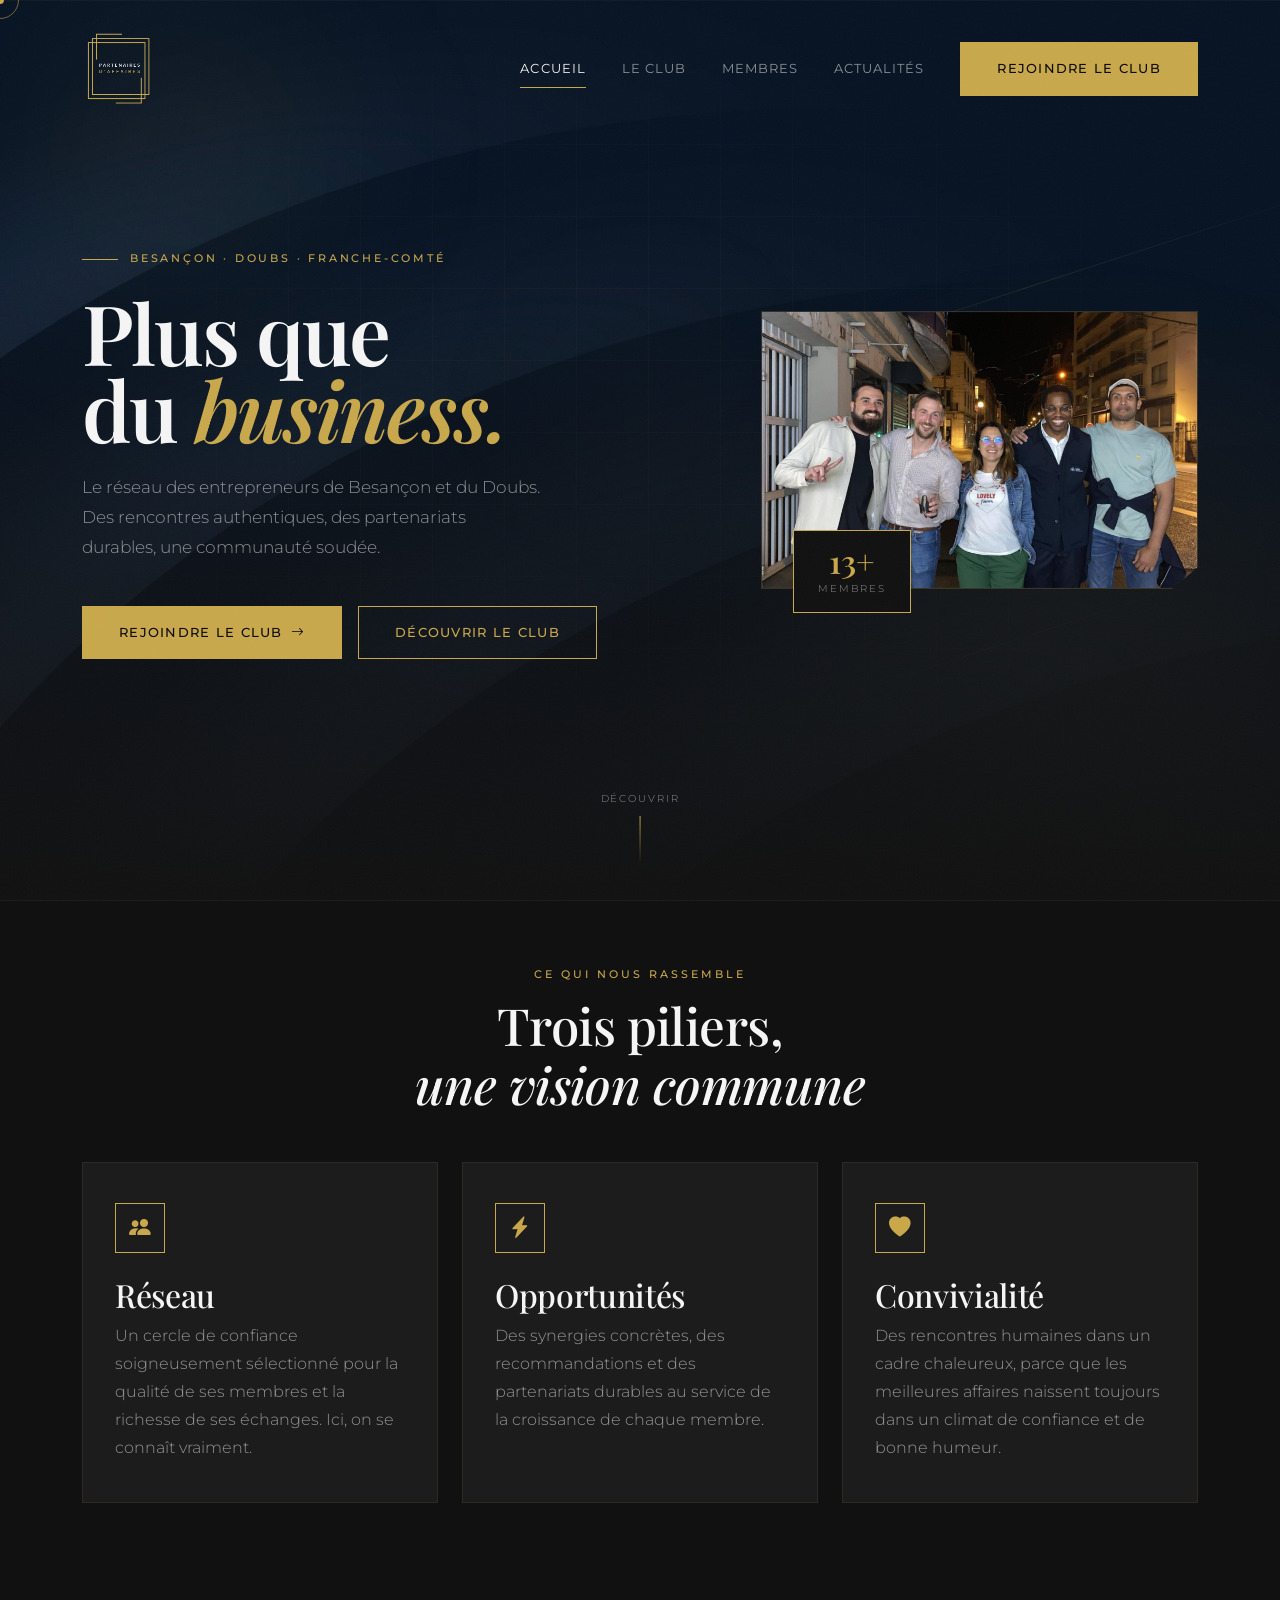
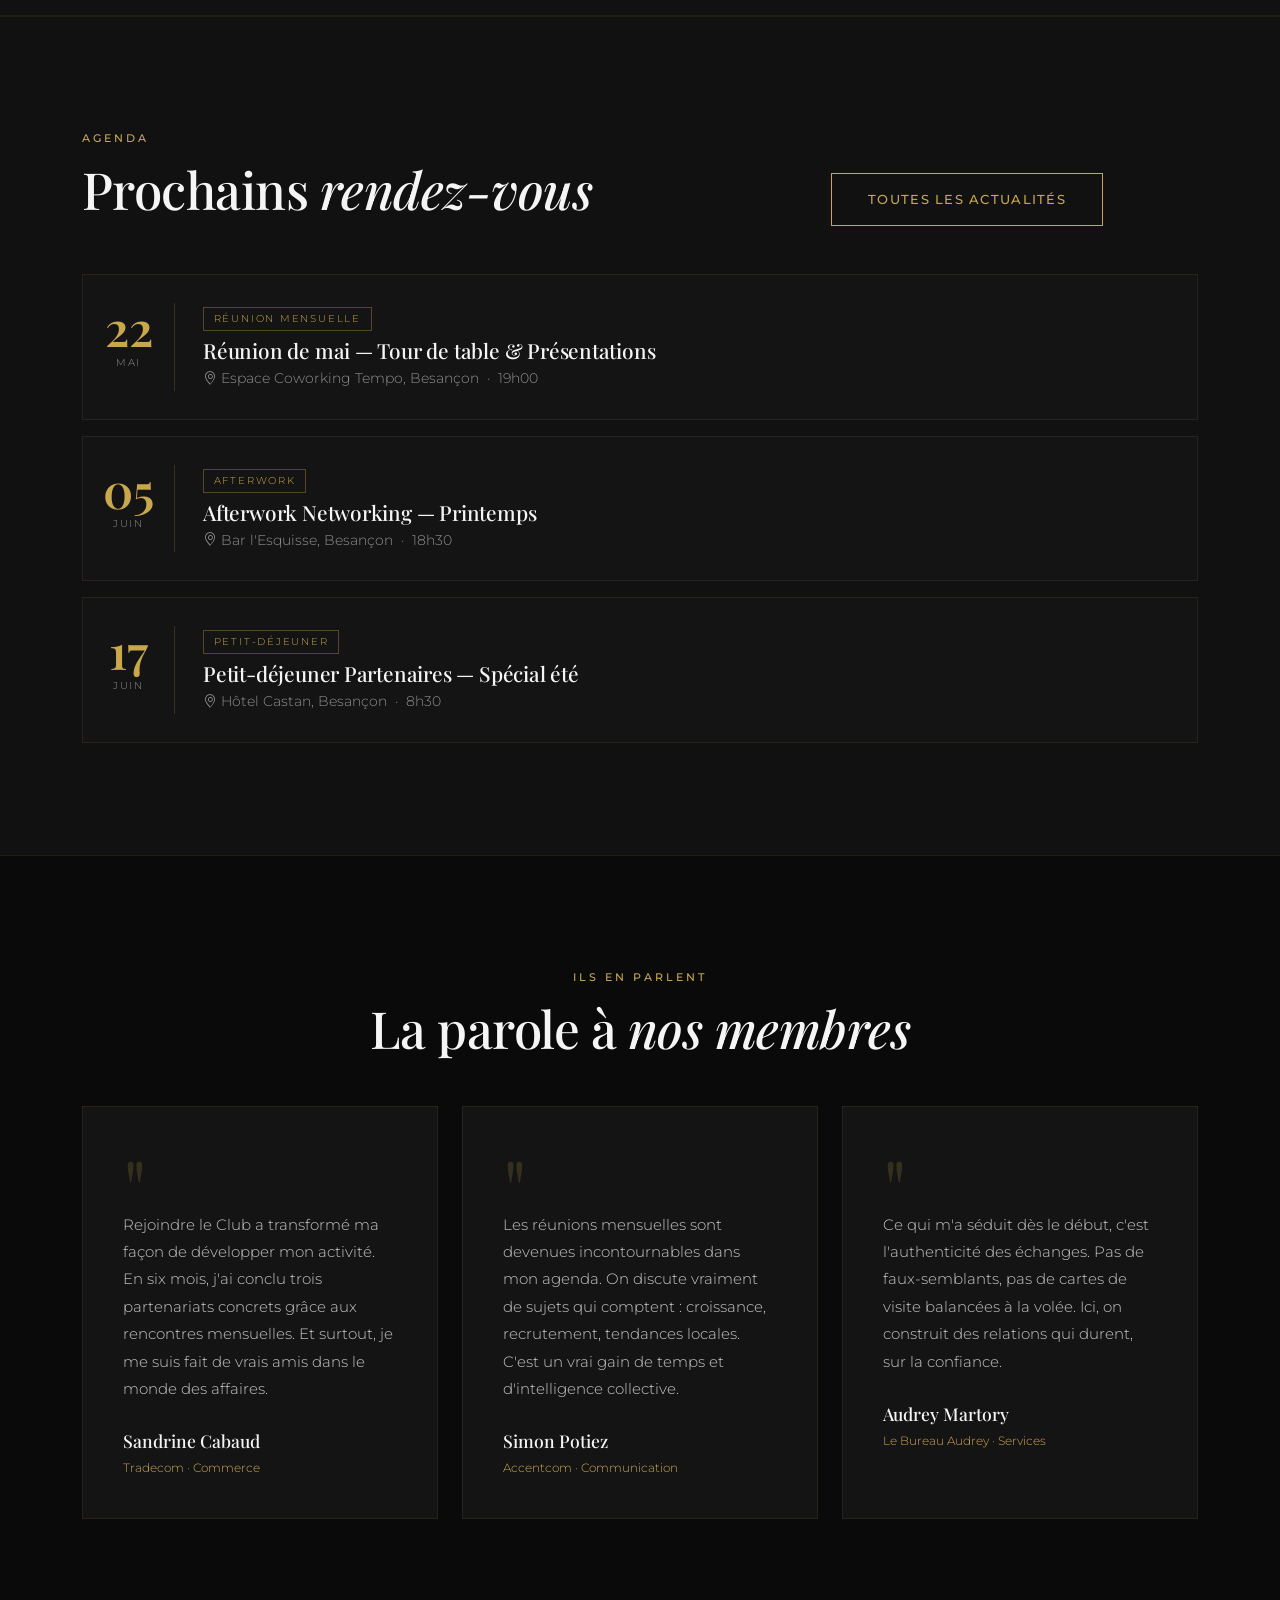
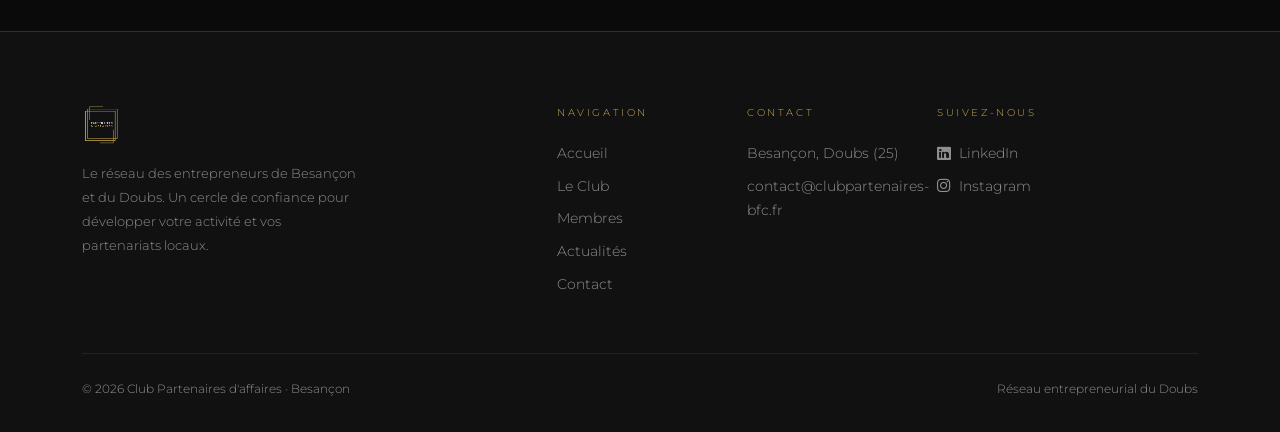
<file: index.html>
<!DOCTYPE html>
<html lang="fr">
<head>
  <meta charset="UTF-8">
  <meta name="viewport" content="width=device-width, initial-scale=1.0">
  <title>Club Partenaires d'affaires — Besançon & Doubs</title>
  <meta name="description" content="Le réseau des entrepreneurs de Besançon et du Doubs. Réunions mensuelles, afterworks, synergies locales.">

  <!-- Bootstrap 5 CDN -->
  <link href="https://cdn.jsdelivr.net/npm/bootstrap@5.3.3/dist/css/bootstrap.min.css" rel="stylesheet">
  <!-- Bootstrap Icons -->
  <link href="https://cdn.jsdelivr.net/npm/bootstrap-icons@1.11.3/font/bootstrap-icons.css" rel="stylesheet">
  <!-- Styles personnalisés -->
  <link rel="stylesheet" href="css/style.css">
</head>
<body>

  <!-- ════════════════════════════════════════════════════════════
       NAVIGATION
  ════════════════════════════════════════════════════════════ -->
  <nav class="navbar navbar-expand-lg fixed-top" id="mainNav">
    <div class="container">
      <a class="navbar-brand" href="index.html">
        <img src="assets/images/Logo-removebg-preview.png" alt="Club Partenaires d'affaires">
      </a>

      <button class="navbar-toggler" type="button"
              data-bs-toggle="collapse" data-bs-target="#navMenu"
              aria-controls="navMenu" aria-expanded="false" aria-label="Menu">
        <span class="navbar-toggler-icon"></span>
      </button>

      <div class="collapse navbar-collapse" id="navMenu">
        <ul class="navbar-nav ms-auto align-items-lg-center gap-lg-1">
          <li class="nav-item"><a class="nav-link" href="index.html">Accueil</a></li>
          <li class="nav-item"><a class="nav-link" href="club.html">Le Club</a></li>
          <li class="nav-item"><a class="nav-link" href="membres.html">Membres</a></li>
          <li class="nav-item"><a class="nav-link" href="actualites.html">Actualités</a></li>
          <li class="nav-item ms-lg-3">
            <a class="btn-gold" href="contact.html"><span>Rejoindre le club</span></a>
          </li>
        </ul>
      </div>
    </div>
  </nav>


  <!-- ════════════════════════════════════════════════════════════
       HÉROS — Fond CSS (orbs dorés + grille géométrique)
  ════════════════════════════════════════════════════════════ -->
  <section class="hero-section ready">
    <!-- Décoration CSS pure : orbs et grille -->
    <div class="hero-bg-css" aria-hidden="true">
      <div class="hero-orb hero-orb-1"></div>
      <div class="hero-orb hero-orb-2"></div>
      <div class="hero-orb hero-orb-3"></div>
      <div class="hero-grid"></div>
      <!-- Lignes diagonales décoratives -->
      <div class="hero-line hero-line-1"></div>
      <div class="hero-line hero-line-2"></div>
    </div>

    <div class="container hero-content">
      <div class="row align-items-center g-5">

        <!-- Texte -->
        <div class="col-lg-7">
          <!-- Eyebrow -->
          <p class="hero-eyebrow">Besançon · Doubs · Franche-Comté</p>

          <!-- Titre principal -->
          <h1 class="hero-title">
            Plus que<br>
            du <em>business.</em>
          </h1>

          <!-- Sous-titre -->
          <p class="hero-subtitle">
            Le réseau des entrepreneurs de Besançon et du Doubs.
            Des rencontres authentiques, des partenariats durables,
            une communauté soudée.
          </p>

          <!-- CTAs -->
          <div class="d-flex flex-wrap gap-3 hero-ctas">
            <a class="btn-gold" href="contact.html">
              <span>Rejoindre le club</span>
              <i class="bi bi-arrow-right"></i>
            </a>
            <a class="btn-outline-gold" href="club.html">
              Découvrir le club
            </a>
          </div>
        </div>

        <!-- Photo + badge -->
        <div class="col-lg-5">
          <div class="group-photo-wrap">
            <img
              src="assets/screenshots/Capture d'écran 2026-03-30 195905.png"
              alt="Les membres du Club Partenaires d'affaires réunis à Besançon"
              class="group-photo-img">
            <div class="group-photo-badge">
              <span class="stat-number" style="font-size:2rem;" data-count="14" data-suffix="+">14+</span>
              <span style="font-size:0.65rem; letter-spacing:0.18em; text-transform:uppercase; color:var(--muted); display:block; margin-top:0.15rem;">Membres</span>
            </div>
          </div>
        </div>

      </div>
    </div>

    <!-- Indicateur de défilement -->
    <div class="scroll-indicator">
      <span>Découvrir</span>
      <div class="scroll-line"></div>
    </div>
  </section>


  <!-- ════════════════════════════════════════════════════════════
       SECTION 01 — Nos 3 valeurs
  ════════════════════════════════════════════════════════════ -->
  <section class="bg-accent" style="padding-top: 4rem;">
    <div class="container">
      <div class="text-center mb-5">
        <span class="section-label">Ce qui nous rassemble</span>
        <h2 class="reveal">Trois piliers,<br><em>une vision commune</em></h2>
      </div>

      <div class="row g-4 justify-content-center">
        <!-- Valeur 1 : Réseau -->
        <div class="col-md-4 reveal reveal-delay-1">
          <div class="value-card">
            <div class="value-icon">
              <i class="bi bi-people-fill"></i>
            </div>
            <h3>Réseau</h3>
            <p class="text-muted-custom mt-2 mb-0">
              Un cercle de confiance soigneusement sélectionné pour la qualité
              de ses membres et la richesse de ses échanges. Ici, on se connaît vraiment.
            </p>
          </div>
        </div>

        <!-- Valeur 2 : Opportunités -->
        <div class="col-md-4 reveal reveal-delay-2">
          <div class="value-card">
            <div class="value-icon">
              <i class="bi bi-lightning-charge-fill"></i>
            </div>
            <h3>Opportunités</h3>
            <p class="text-muted-custom mt-2 mb-0">
              Des synergies concrètes, des recommandations et des partenariats
              durables au service de la croissance de chaque membre.
            </p>
          </div>
        </div>

        <!-- Valeur 3 : Convivialité -->
        <div class="col-md-4 reveal reveal-delay-3">
          <div class="value-card">
            <div class="value-icon">
              <i class="bi bi-heart-fill"></i>
            </div>
            <h3>Convivialité</h3>
            <p class="text-muted-custom mt-2 mb-0">
              Des rencontres humaines dans un cadre chaleureux, parce que
              les meilleures affaires naissent toujours dans un climat de confiance
              et de bonne humeur.
            </p>
          </div>
        </div>
      </div>
    </div>
  </section>


  <!-- ════════════════════════════════════════════════════════════
       SECTION 02 — Prochains événements
  ════════════════════════════════════════════════════════════ -->
  <section class="bg-accent">
    <div class="container">
      <div class="row align-items-end mb-5">
        <div class="col-lg-7">
          <span class="section-label">Agenda</span>
          <h2 class="reveal">Prochains <em>rendez-vous</em></h2>
        </div>
        <div class="col-lg-4 text-lg-end reveal reveal-delay-2">
          <a href="actualites.html" class="btn-outline-gold">
            Toutes les actualités
          </a>
        </div>
      </div>

      <div class="d-flex flex-column gap-3">
        <!-- Événement 1 -->
        <a class="event-card reveal" href="actualites.html">
          <div class="event-date-block">
            <span class="event-day">22</span>
            <span class="event-month">Mai</span>
          </div>
          <div>
            <span class="event-tag">Réunion mensuelle</span>
            <h4 class="mb-1" style="font-size:1.3rem;">Réunion de mai — Tour de table & Présentations</h4>
            <p class="mb-0 text-muted-custom" style="font-size:0.85rem;">
              <i class="bi bi-geo-alt me-1"></i>Espace Coworking Tempo, Besançon &nbsp;·&nbsp; 19h00
            </p>
          </div>
        </a>

        <!-- Événement 2 -->
        <a class="event-card reveal reveal-delay-1" href="actualites.html">
          <div class="event-date-block">
            <span class="event-day">05</span>
            <span class="event-month">Juin</span>
          </div>
          <div>
            <span class="event-tag">Afterwork</span>
            <h4 class="mb-1" style="font-size:1.3rem;">Afterwork Networking — Printemps</h4>
            <p class="mb-0 text-muted-custom" style="font-size:0.85rem;">
              <i class="bi bi-geo-alt me-1"></i>Bar l'Esquisse, Besançon &nbsp;·&nbsp; 18h30
            </p>
          </div>
        </a>

        <!-- Événement 3 -->
        <a class="event-card reveal reveal-delay-2" href="actualites.html">
          <div class="event-date-block">
            <span class="event-day">17</span>
            <span class="event-month">Juin</span>
          </div>
          <div>
            <span class="event-tag">Petit-déjeuner</span>
            <h4 class="mb-1" style="font-size:1.3rem;">Petit-déjeuner Partenaires — Spécial été</h4>
            <p class="mb-0 text-muted-custom" style="font-size:0.85rem;">
              <i class="bi bi-geo-alt me-1"></i>Hôtel Castan, Besançon &nbsp;·&nbsp; 8h30
            </p>
          </div>
        </a>
      </div>
    </div>
  </section>


  <!-- ════════════════════════════════════════════════════════════
       SECTION 04 — Témoignages membres
  ════════════════════════════════════════════════════════════ -->
  <section>
    <div class="container">
      <div class="text-center mb-5 reveal">
        <span class="section-label">Ils en parlent</span>
        <h2>La parole à <em>nos membres</em></h2>
      </div>

      <div class="row g-4">
        <!-- Témoignage 1 — Sandrine Cabaud -->
        <div class="col-md-4 reveal reveal-delay-1">
          <div class="testimonial-card">
            <span class="quote-mark">"</span>
            <p style="font-size:0.95rem; color:rgba(245,245,245,0.8); line-height:1.8; margin-bottom:1.5rem;">
              Rejoindre le Club a transformé ma façon de développer mon activité.
              En six mois, j'ai conclu trois partenariats concrets grâce aux
              rencontres mensuelles. Et surtout, je me suis fait de vrais amis
              dans le monde des affaires.
            </p>
            <div>
              <div style="font-family:'Playfair Display',serif; font-size:1.1rem; font-weight:500;">Sandrine Cabaud</div>
              <div style="font-size:0.75rem; color:var(--gold);">Tradecom · Commerce</div>
            </div>
          </div>
        </div>

        <!-- Témoignage 2 — Simon Potiez -->
        <div class="col-md-4 reveal reveal-delay-2">
          <div class="testimonial-card">
            <span class="quote-mark">"</span>
            <p style="font-size:0.95rem; color:rgba(245,245,245,0.8); line-height:1.8; margin-bottom:1.5rem;">
              Les réunions mensuelles sont devenues incontournables dans mon agenda.
              On discute vraiment de sujets qui comptent : croissance, recrutement,
              tendances locales. C'est un vrai gain de temps et d'intelligence collective.
            </p>
            <div>
              <div style="font-family:'Playfair Display',serif; font-size:1.1rem; font-weight:500;">Simon Potiez</div>
              <div style="font-size:0.75rem; color:var(--gold);">Accentcom · Communication</div>
            </div>
          </div>
        </div>

        <!-- Témoignage 3 — Audrey Martory -->
        <div class="col-md-4 reveal reveal-delay-3">
          <div class="testimonial-card">
            <span class="quote-mark">"</span>
            <p style="font-size:0.95rem; color:rgba(245,245,245,0.8); line-height:1.8; margin-bottom:1.5rem;">
              Ce qui m'a séduit dès le début, c'est l'authenticité des échanges.
              Pas de faux-semblants, pas de cartes de visite balancées à la volée.
              Ici, on construit des relations qui durent, sur la confiance.
            </p>
            <div>
              <div style="font-family:'Playfair Display',serif; font-size:1.1rem; font-weight:500;">Audrey Martory</div>
              <div style="font-size:0.75rem; color:var(--gold);">Le Bureau Audrey · Services</div>
            </div>
          </div>
        </div>
      </div>
    </div>
  </section>


  <!-- ════════════════════════════════════════════════════════════
       FOOTER
  ════════════════════════════════════════════════════════════ -->
  <footer id="footer">
    <div class="container">
      <div class="row gy-4">
        <!-- Branding -->
        <div class="col-lg-4">
          <div class="footer-logo">
            <img src="assets/images/Logo-removebg-preview.png" alt="Club Partenaires d'affaires">
          </div>
          <p class="footer-desc">
            Le réseau des entrepreneurs de Besançon et du Doubs. Un cercle
            de confiance pour développer votre activité et vos partenariats locaux.
          </p>
        </div>

        <!-- Navigation -->
        <div class="col-6 col-lg-2 offset-lg-1">
          <span class="footer-heading">Navigation</span>
          <a class="footer-link" href="index.html">Accueil</a>
          <a class="footer-link" href="club.html">Le Club</a>
          <a class="footer-link" href="membres.html">Membres</a>
          <a class="footer-link" href="actualites.html">Actualités</a>
          <a class="footer-link" href="contact.html">Contact</a>
        </div>

        <!-- Infos -->
        <div class="col-6 col-lg-2">
          <span class="footer-heading">Contact</span>
          <span class="footer-link">Besançon, Doubs (25)</span>
          <a class="footer-link" href="mailto:contact@clubpartenaires-bfc.fr">
            contact@clubpartenaires-bfc.fr
          </a>
        </div>

        <!-- Social -->
        <div class="col-6 col-lg-2">
          <span class="footer-heading">Suivez-nous</span>
          <a class="footer-link" href="#">
            <i class="bi bi-linkedin me-2"></i>LinkedIn
          </a>
          <a class="footer-link" href="#">
            <i class="bi bi-instagram me-2"></i>Instagram
          </a>
        </div>
      </div>

      <!-- Bas de footer -->
      <div class="footer-bottom d-flex justify-content-between align-items-center flex-wrap gap-2">
        <span>© 2026 Club Partenaires d'affaires · Besançon</span>
        <span>Réseau entrepreneurial du Doubs</span>
      </div>
    </div>
  </footer>


  <!-- Bootstrap 5 JS -->
  <script src="https://cdn.jsdelivr.net/npm/bootstrap@5.3.3/dist/js/bootstrap.bundle.min.js"></script>
  <!-- JS principal -->
  <script src="js/main.js"></script>
</body>
</html>
</file>
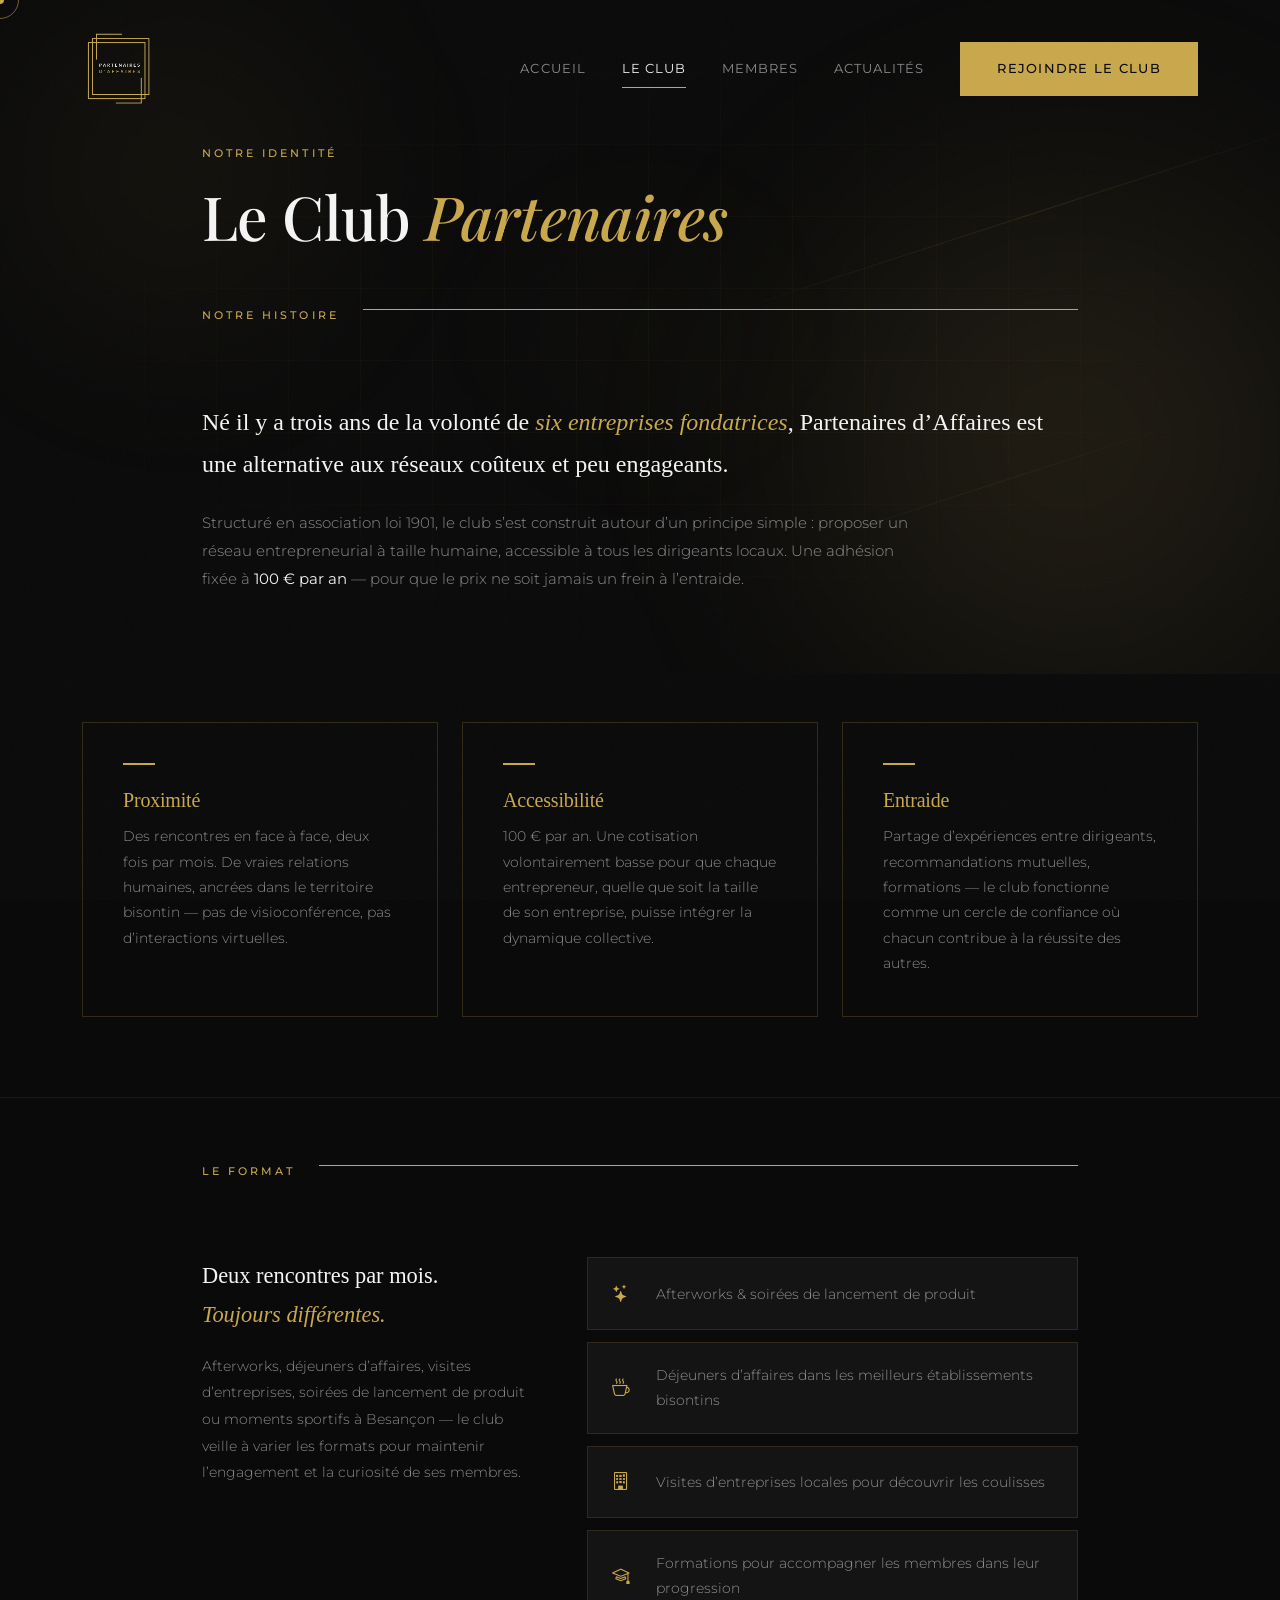
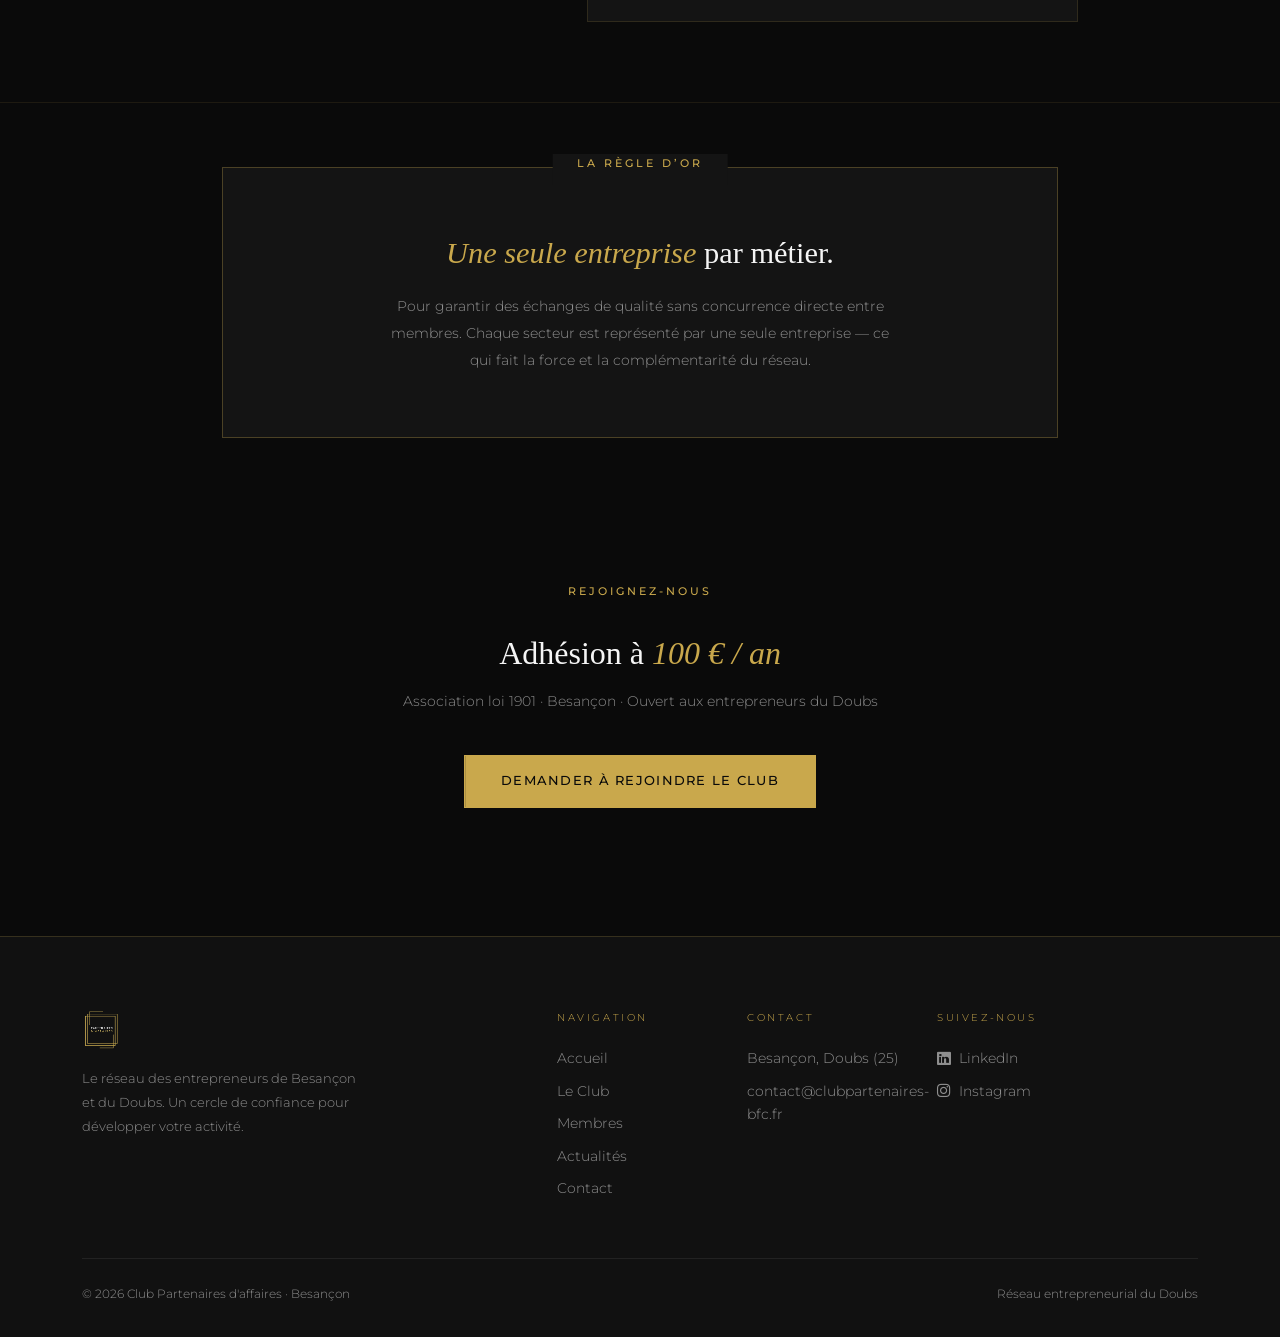
<file: club.html>
<!DOCTYPE html>
<html lang="fr">
<head>
  <meta charset="UTF-8">
  <meta name="viewport" content="width=device-width, initial-scale=1.0">
  <title>Le Club — Club Partenaires d'affaires</title>
  <meta name="description" content="Découvrez l'histoire, la mission et les valeurs du Club Partenaires d'affaires de Besançon.">

  <link href="https://cdn.jsdelivr.net/npm/bootstrap@5.3.3/dist/css/bootstrap.min.css" rel="stylesheet">
  <link href="https://cdn.jsdelivr.net/npm/bootstrap-icons@1.11.3/font/bootstrap-icons.css" rel="stylesheet">
  <link rel="stylesheet" href="css/style.css">
</head>
<body>

  <!-- ════════════════════════════════════════════════════════════
       NAVIGATION
  ════════════════════════════════════════════════════════════ -->
  <nav class="navbar navbar-expand-lg fixed-top" id="mainNav">
    <div class="container">
      <a class="navbar-brand" href="index.html">
        <img src="assets/images/Logo-removebg-preview.png" alt="Club Partenaires d'affaires">
      </a>
      <button class="navbar-toggler" type="button"
              data-bs-toggle="collapse" data-bs-target="#navMenu">
        <span class="navbar-toggler-icon"></span>
      </button>
      <div class="collapse navbar-collapse" id="navMenu">
        <ul class="navbar-nav ms-auto align-items-lg-center gap-lg-1">
          <li class="nav-item"><a class="nav-link" href="index.html">Accueil</a></li>
          <li class="nav-item"><a class="nav-link" href="club.html">Le Club</a></li>
          <li class="nav-item"><a class="nav-link" href="membres.html">Membres</a></li>
          <li class="nav-item"><a class="nav-link" href="actualites.html">Actualités</a></li>
          <li class="nav-item ms-lg-3">
            <a class="btn-gold" href="contact.html"><span>Rejoindre le club</span></a>
          </li>
        </ul>
      </div>
    </div>
  </nav>

  <!-- ════════════════════════════════════════════════════════════
       SECTION — Origine & Mission
  ════════════════════════════════════════════════════════════ -->
  <section style="padding:9rem 0 4rem;position:relative;overflow:hidden;">
    <div class="hero-bg-css" aria-hidden="true">
      <div class="hero-orb hero-orb-1"></div>
      <div class="hero-orb hero-orb-2"></div>
      <div class="hero-orb hero-orb-3"></div>
      <div class="hero-grid"></div>
      <div class="hero-line hero-line-1"></div>
      <div class="hero-line hero-line-2"></div>
    </div>
    <div class="container" style="max-width:900px;position:relative;">
      <span class="section-label" style="display:block;margin-bottom:1.25rem;">Notre identité</span>
      <h1 style="font-family:'Playfair Display',serif;font-size:clamp(2.5rem,6vw,3.8rem);line-height:1.1;margin-bottom:3.5rem;">
        Le Club <em style="color:var(--gold);">Partenaires</em>
      </h1>
      <div style="display:flex;align-items:center;gap:1.5rem;margin-bottom:4rem;">
        <span class="section-label">Notre histoire</span>
        <div class="gold-line" style="flex:1;"></div>
      </div>
      <div class="reveal">
        <p style="font-family:’Playfair Display’,serif;font-size:clamp(1.15rem,2.5vw,1.5rem);line-height:1.75;color:var(--white);margin-bottom:1.5rem;">
          Né il y a trois ans de la volonté de <em style="color:var(--gold);">six entreprises fondatrices</em>,
          Partenaires d’Affaires est une alternative aux réseaux coûteux et peu engageants.
        </p>
        <p style="color:var(--muted);font-size:0.93rem;line-height:1.9;max-width:720px;">
          Structuré en association loi 1901, le club s’est construit autour d’un principe simple :
          proposer un réseau entrepreneurial à taille humaine, accessible à tous les dirigeants locaux.
          Une adhésion fixée à <strong style="color:var(--white);">100 € par an</strong> — pour que le prix
          ne soit jamais un frein à l’entraide.
        </p>
      </div>
    </div>
  </section>

  <!-- ════════════════════════════════════════════════════════════
       SECTION — Valeurs
  ════════════════════════════════════════════════════════════ -->
  <section style="padding:3rem 0 5rem;">
    <div class="container">
      <div class="row g-4">
        <div class="col-lg-4 reveal">
          <div style="border:1px solid rgba(201,168,76,0.2);padding:2.5rem;height:100%;">
            <div style="width:2rem;height:2px;background:var(--gold);margin-bottom:1.5rem;"></div>
            <h3 style="font-family:’Playfair Display’,serif;font-size:1.25rem;color:var(--gold);margin-bottom:0.8rem;">Proximité</h3>
            <p style="color:var(--muted);font-size:0.88rem;line-height:1.8;margin:0;">
              Des rencontres en face à face, deux fois par mois. De vraies relations humaines,
              ancrées dans le territoire bisontin — pas de visioconférence, pas d’interactions virtuelles.
            </p>
          </div>
        </div>
        <div class="col-lg-4 reveal reveal-delay-1">
          <div style="border:1px solid rgba(201,168,76,0.2);padding:2.5rem;height:100%;">
            <div style="width:2rem;height:2px;background:var(--gold);margin-bottom:1.5rem;"></div>
            <h3 style="font-family:’Playfair Display’,serif;font-size:1.25rem;color:var(--gold);margin-bottom:0.8rem;">Accessibilité</h3>
            <p style="color:var(--muted);font-size:0.88rem;line-height:1.8;margin:0;">
              100 € par an. Une cotisation volontairement basse pour que chaque entrepreneur,
              quelle que soit la taille de son entreprise, puisse intégrer la dynamique collective.
            </p>
          </div>
        </div>
        <div class="col-lg-4 reveal reveal-delay-2">
          <div style="border:1px solid rgba(201,168,76,0.2);padding:2.5rem;height:100%;">
            <div style="width:2rem;height:2px;background:var(--gold);margin-bottom:1.5rem;"></div>
            <h3 style="font-family:’Playfair Display’,serif;font-size:1.25rem;color:var(--gold);margin-bottom:0.8rem;">Entraide</h3>
            <p style="color:var(--muted);font-size:0.88rem;line-height:1.8;margin:0;">
              Partage d’expériences entre dirigeants, recommandations mutuelles, formations —
              le club fonctionne comme un cercle de confiance où chacun contribue à la réussite des autres.
            </p>
          </div>
        </div>
      </div>
    </div>
  </section>

  <!-- ════════════════════════════════════════════════════════════
       SECTION — Le format
  ════════════════════════════════════════════════════════════ -->
  <section style="padding:4rem 0 5rem;border-top:1px solid rgba(201,168,76,0.1);">
    <div class="container" style="max-width:900px;">
      <div style="display:flex;align-items:center;gap:1.5rem;margin-bottom:4rem;">
        <span class="section-label">Le format</span>
        <div class="gold-line" style="flex:1;"></div>
      </div>
      <div class="row g-5 align-items-start reveal">
        <div class="col-lg-5">
          <p style="font-family:’Playfair Display’,serif;font-size:clamp(1.1rem,2.5vw,1.4rem);line-height:1.7;color:var(--white);margin-bottom:1.2rem;">
            Deux rencontres par mois.<br>
            <em style="color:var(--gold);">Toujours différentes.</em>
          </p>
          <p style="color:var(--muted);font-size:0.9rem;line-height:1.85;">
            Afterworks, déjeuners d’affaires, visites d’entreprises, soirées de lancement de produit
            ou moments sportifs à Besançon — le club veille à varier les formats pour maintenir
            l’engagement et la curiosité de ses membres.
          </p>
        </div>
        <div class="col-lg-7">
          <div style="display:flex;flex-direction:column;gap:0.75rem;">
            <div style="display:flex;align-items:center;gap:1.25rem;padding:1.25rem 1.5rem;border:1px solid rgba(201,168,76,0.15);background:var(--card-bg);">
              <i class="bi bi-stars" style="color:var(--gold);font-size:1.1rem;min-width:1.5rem;"></i>
              <span style="color:var(--muted);font-size:0.88rem;">Afterworks &amp; soirées de lancement de produit</span>
            </div>
            <div style="display:flex;align-items:center;gap:1.25rem;padding:1.25rem 1.5rem;border:1px solid rgba(201,168,76,0.15);background:var(--card-bg);">
              <i class="bi bi-cup-hot" style="color:var(--gold);font-size:1.1rem;min-width:1.5rem;"></i>
              <span style="color:var(--muted);font-size:0.88rem;">Déjeuners d’affaires dans les meilleurs établissements bisontins</span>
            </div>
            <div style="display:flex;align-items:center;gap:1.25rem;padding:1.25rem 1.5rem;border:1px solid rgba(201,168,76,0.15);background:var(--card-bg);">
              <i class="bi bi-building" style="color:var(--gold);font-size:1.1rem;min-width:1.5rem;"></i>
              <span style="color:var(--muted);font-size:0.88rem;">Visites d’entreprises locales pour découvrir les coulisses</span>
            </div>
            <div style="display:flex;align-items:center;gap:1.25rem;padding:1.25rem 1.5rem;border:1px solid rgba(201,168,76,0.15);background:var(--card-bg);">
              <i class="bi bi-mortarboard" style="color:var(--gold);font-size:1.1rem;min-width:1.5rem;"></i>
              <span style="color:var(--muted);font-size:0.88rem;">Formations pour accompagner les membres dans leur progression</span>
            </div>
          </div>
        </div>
      </div>
    </div>
  </section>

  <!-- ════════════════════════════════════════════════════════════
       SECTION — La règle d’or
  ════════════════════════════════════════════════════════════ -->
  <section style="padding:4rem 0 5rem;border-top:1px solid rgba(201,168,76,0.1);">
    <div class="container" style="max-width:860px;">
      <div class="reveal" style="border:1px solid rgba(201,168,76,0.3);padding:4rem 3rem;text-align:center;background:var(--card-bg);position:relative;">
        <div style="position:absolute;top:-0.85rem;left:50%;transform:translateX(-50%);background:var(--card-bg);padding:0 1.5rem;">
          <span class="section-label">La règle d’or</span>
        </div>
        <p style="font-family:’Playfair Display’,serif;font-size:clamp(1.2rem,3vw,1.9rem);color:var(--white);margin-bottom:1.2rem;line-height:1.4;">
          <em style="color:var(--gold);">Une seule entreprise</em> par métier.
        </p>
        <p style="color:var(--muted);font-size:0.9rem;line-height:1.85;max-width:520px;margin:0 auto;">
          Pour garantir des échanges de qualité sans concurrence directe entre membres.
          Chaque secteur est représenté par une seule entreprise — ce qui fait la force
          et la complémentarité du réseau.
        </p>
      </div>
    </div>
  </section>

  <!-- ════════════════════════════════════════════════════════════
       SECTION — CTA Adhésion
  ════════════════════════════════════════════════════════════ -->
  <section style="padding:4rem 0 8rem;">
    <div class="container" style="max-width:560px;text-align:center;">
      <div class="reveal">
        <span class="section-label" style="display:block;margin-bottom:1.5rem;">Rejoignez-nous</span>
        <p style="font-family:’Playfair Display’,serif;font-size:clamp(1.3rem,3vw,2rem);color:var(--white);margin-bottom:0.5rem;">
          Adhésion à <em style="color:var(--gold);">100 € / an</em>
        </p>
        <p style="color:var(--muted);font-size:0.88rem;line-height:1.8;margin-bottom:2.5rem;">
          Association loi 1901 · Besançon · Ouvert aux entrepreneurs du Doubs
        </p>
        <a class="btn-gold" href="contact.html"><span>Demander à rejoindre le club</span></a>
      </div>
    </div>
  </section>
  
  <!-- ════════════════════════════════════════════════════════════
       FOOTER
  ════════════════════════════════════════════════════════════ -->
  <footer id="footer">
    <div class="container">
      <div class="row gy-4">
        <div class="col-lg-4">
          <div class="footer-logo"><img src="assets/images/Logo-removebg-preview.png" alt="Club Partenaires d'affaires"></div>
          <p class="footer-desc">Le réseau des entrepreneurs de Besançon et du Doubs. Un cercle de confiance pour développer votre activité.</p>
        </div>
        <div class="col-6 col-lg-2 offset-lg-1">
          <span class="footer-heading">Navigation</span>
          <a class="footer-link" href="index.html">Accueil</a>
          <a class="footer-link" href="club.html">Le Club</a>
          <a class="footer-link" href="membres.html">Membres</a>
          <a class="footer-link" href="actualites.html">Actualités</a>
          <a class="footer-link" href="contact.html">Contact</a>
        </div>
        <div class="col-6 col-lg-2">
          <span class="footer-heading">Contact</span>
          <span class="footer-link">Besançon, Doubs (25)</span>
          <a class="footer-link" href="mailto:contact@clubpartenaires-bfc.fr">contact@clubpartenaires-bfc.fr</a>
        </div>
        <div class="col-6 col-lg-2">
          <span class="footer-heading">Suivez-nous</span>
          <a class="footer-link" href="#"><i class="bi bi-linkedin me-2"></i>LinkedIn</a>
          <a class="footer-link" href="#"><i class="bi bi-instagram me-2"></i>Instagram</a>
        </div>
      </div>
      <div class="footer-bottom d-flex justify-content-between align-items-center flex-wrap gap-2">
        <span>© 2026 Club Partenaires d'affaires · Besançon</span>
        <span>Réseau entrepreneurial du Doubs</span>
      </div>
    </div>
  </footer>

  <script src="https://cdn.jsdelivr.net/npm/bootstrap@5.3.3/dist/js/bootstrap.bundle.min.js"></script>
  <script src="js/main.js"></script>
</body>
</html>
</file>
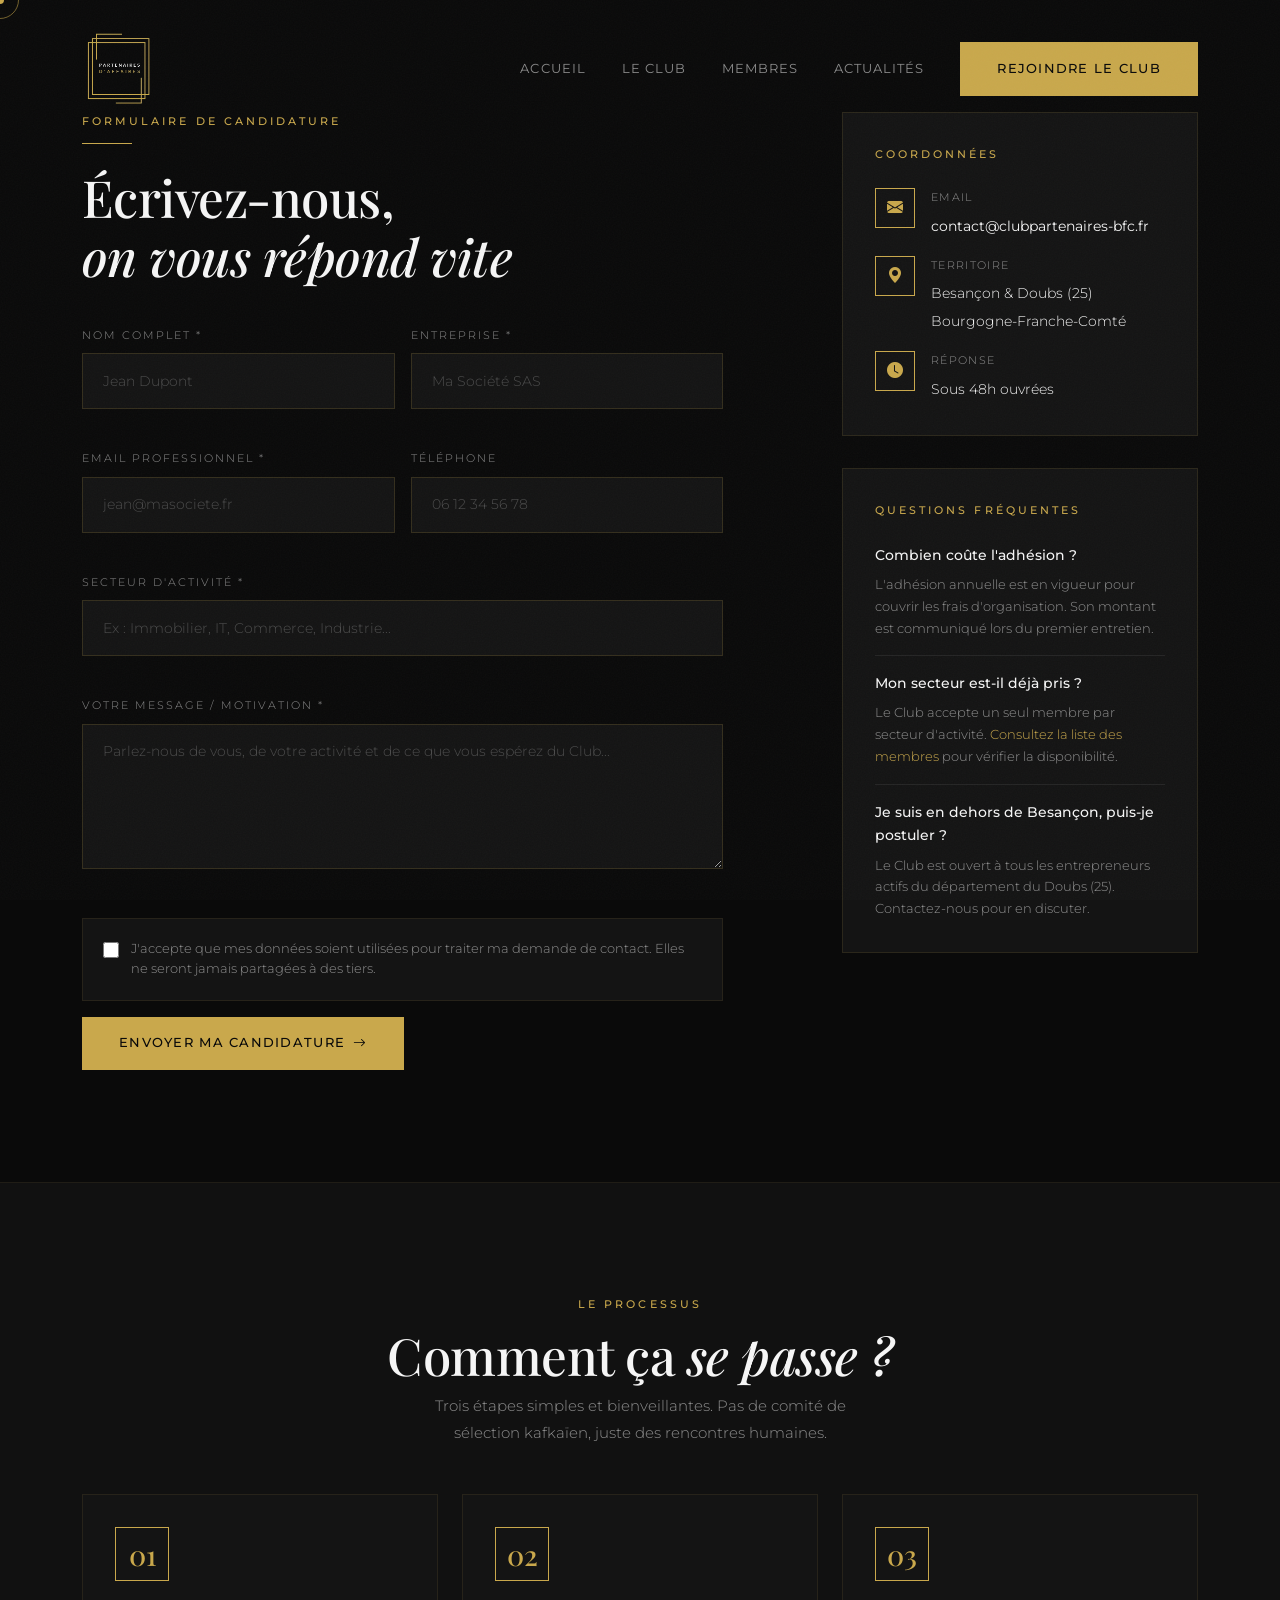
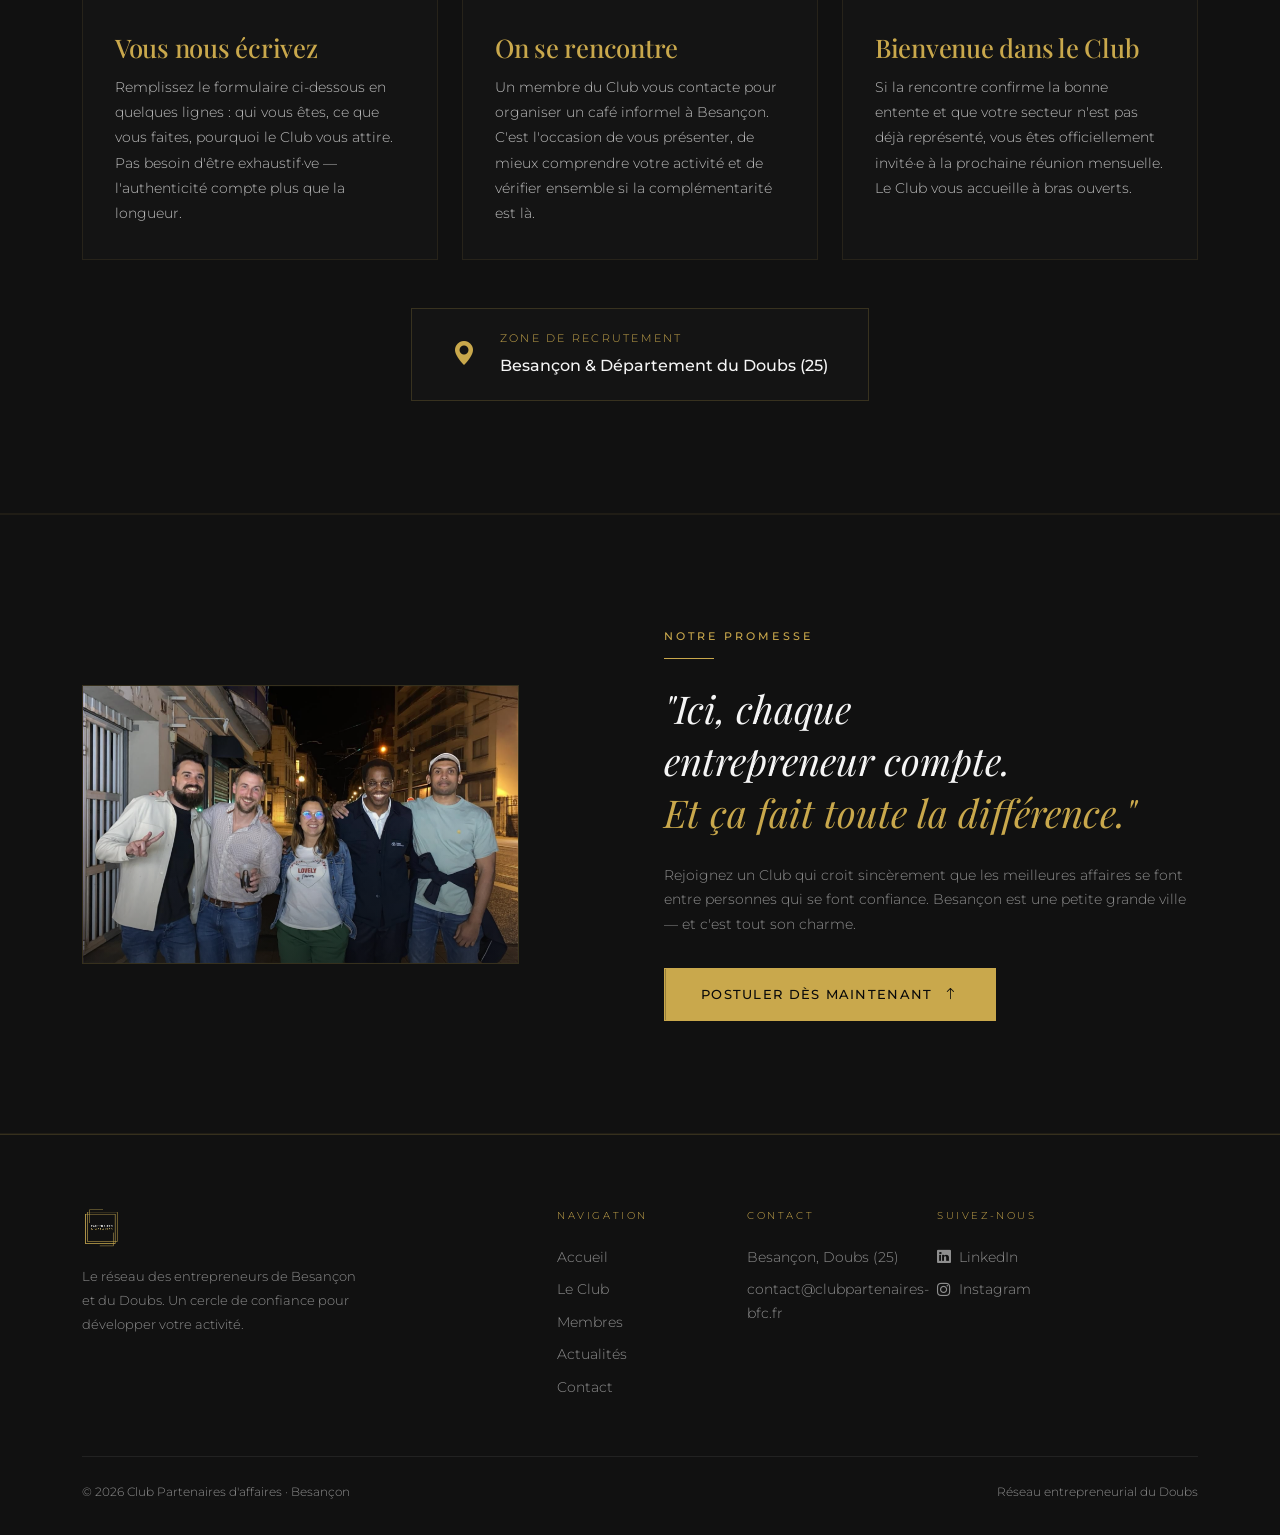
<file: contact.html>
<!DOCTYPE html>
<html lang="fr">
<head>
  <meta charset="UTF-8">
  <meta name="viewport" content="width=device-width, initial-scale=1.0">
  <title>Contact — Club Partenaires d'affaires</title>
  <meta name="description" content="Rejoignez le Club Partenaires d'affaires de Besançon. Prenez contact et postulez au réseau des entrepreneurs du Doubs.">

  <link href="https://cdn.jsdelivr.net/npm/bootstrap@5.3.3/dist/css/bootstrap.min.css" rel="stylesheet">
  <link href="https://cdn.jsdelivr.net/npm/bootstrap-icons@1.11.3/font/bootstrap-icons.css" rel="stylesheet">
  <link rel="stylesheet" href="css/style.css">
</head>
<body>

  <!-- ════════════════════════════════════════════════════════════
       NAVIGATION
  ════════════════════════════════════════════════════════════ -->
  <nav class="navbar navbar-expand-lg fixed-top" id="mainNav">
    <div class="container">
      <a class="navbar-brand" href="index.html">
        <img src="assets/images/Logo-removebg-preview.png" alt="Club Partenaires d'affaires">
      </a>
      <button class="navbar-toggler" type="button"
              data-bs-toggle="collapse" data-bs-target="#navMenu">
        <span class="navbar-toggler-icon"></span>
      </button>
      <div class="collapse navbar-collapse" id="navMenu">
        <ul class="navbar-nav ms-auto align-items-lg-center gap-lg-1">
          <li class="nav-item"><a class="nav-link" href="index.html">Accueil</a></li>
          <li class="nav-item"><a class="nav-link" href="club.html">Le Club</a></li>
          <li class="nav-item"><a class="nav-link" href="membres.html">Membres</a></li>
          <li class="nav-item"><a class="nav-link" href="actualites.html">Actualités</a></li>
          <li class="nav-item ms-lg-3">
            <a class="btn-gold" href="contact.html"><span>Rejoindre le club</span></a>
          </li>
        </ul>
      </div>
    </div>
  </nav>


 


  <!-- ════════════════════════════════════════════════════════════
       SECTION — Formulaire de contact
  ════════════════════════════════════════════════════════════ -->
  <section>
    <div class="container">
      <div class="row">
        <!-- Formulaire -->
        <div class="col-lg-7 reveal">
          <span class="section-label">Formulaire de candidature</span>
          <div class="gold-line"></div>
          <h2 style="margin-bottom:2.5rem;">
            Écrivez-nous,<br><em>on vous répond vite</em>
          </h2>

          <form id="contactForm">

            <div class="row g-3">
              <!-- Nom -->
              <div class="col-sm-6">
                <div class="form-group-custom">
                  <label class="form-label-custom" for="inputNom">Nom complet *</label>
                  <input
                    type="text"
                    id="inputNom"
                    class="form-control-dark"
                    placeholder="Jean Dupont"
                    required>
                </div>
              </div>

              <!-- Entreprise -->
              <div class="col-sm-6">
                <div class="form-group-custom">
                  <label class="form-label-custom" for="inputEntreprise">Entreprise *</label>
                  <input
                    type="text"
                    id="inputEntreprise"
                    class="form-control-dark"
                    placeholder="Ma Société SAS"
                    required>
                </div>
              </div>

              <!-- Email -->
              <div class="col-sm-6">
                <div class="form-group-custom">
                  <label class="form-label-custom" for="inputEmail">Email professionnel *</label>
                  <input
                    type="email"
                    id="inputEmail"
                    class="form-control-dark"
                    placeholder="jean@masociete.fr"
                    required>
                </div>
              </div>

              <!-- Téléphone -->
              <div class="col-sm-6">
                <div class="form-group-custom">
                  <label class="form-label-custom" for="inputTel">Téléphone</label>
                  <input
                    type="tel"
                    id="inputTel"
                    class="form-control-dark"
                    placeholder="06 12 34 56 78">
                </div>
              </div>

              <!-- Secteur -->
              <div class="col-12">
                <div class="form-group-custom">
                  <label class="form-label-custom" for="inputSecteur">Secteur d'activité *</label>
                  <input
                    type="text"
                    id="inputSecteur"
                    class="form-control-dark"
                    placeholder="Ex : Immobilier, IT, Commerce, Industrie..."
                    required>
                </div>
              </div>

              <!-- Message -->
              <div class="col-12">
                <div class="form-group-custom">
                  <label class="form-label-custom" for="inputMessage">
                    Votre message / motivation *
                  </label>
                  <textarea
                    id="inputMessage"
                    class="form-control-dark"
                    placeholder="Parlez-nous de vous, de votre activité et de ce que vous espérez du Club..."
                    required></textarea>
                </div>
              </div>

              <!-- RGPD -->
              <div class="col-12">
                <div style="display:flex; align-items:flex-start; gap:0.75rem; padding:1.25rem; background:var(--card-bg); border:1px solid rgba(201,168,76,0.1); margin-bottom:0.5rem;">
                  <input type="checkbox" id="rgpd" required
                         style="flex-shrink:0; margin-top:3px; accent-color:var(--gold); width:16px; height:16px;">
                  <label for="rgpd" style="font-size:0.8rem; color:var(--muted); cursor:pointer; line-height:1.6;">
                    J'accepte que mes données soient utilisées pour traiter ma demande
                    de contact. Elles ne seront jamais partagées à des tiers.
                  </label>
                </div>
              </div>

              <!-- Submit -->
              <div class="col-12 mt-2">
                <button type="submit" class="btn-gold" style="min-width:240px; justify-content:center;">
                  <span>Envoyer ma candidature</span>
                  <i class="bi bi-arrow-right"></i>
                </button>
              </div>

            </div><!-- /row form -->
          </form>
        </div><!-- /col form -->

        <!-- Colonne info -->
        <div class="col-lg-4 offset-lg-1 mt-5 mt-lg-0 reveal reveal-delay-2">

          <!-- Infos de contact -->
          <div style="padding:2rem; background:var(--card-bg); border:1px solid rgba(201,168,76,0.12); margin-bottom:2rem;">
            <span class="section-label" style="margin-bottom:1.5rem; display:block;">Coordonnées</span>

            <div class="d-flex gap-3 align-items-start mb-3">
              <div style="width:40px; height:40px; border:1px solid var(--gold); display:flex; align-items:center; justify-content:center; color:var(--gold); flex-shrink:0;">
                <i class="bi bi-envelope-fill"></i>
              </div>
              <div>
                <div style="font-size:0.7rem; letter-spacing:0.12em; text-transform:uppercase; color:var(--muted); margin-bottom:0.25rem;">Email</div>
                <a href="mailto:contact@clubpartenaires-bfc.fr" style="color:var(--white); font-size:0.88rem; font-weight:400;">
                  contact@clubpartenaires-bfc.fr
                </a>
              </div>
            </div>

            <div class="d-flex gap-3 align-items-start mb-3">
              <div style="width:40px; height:40px; border:1px solid var(--gold); display:flex; align-items:center; justify-content:center; color:var(--gold); flex-shrink:0;">
                <i class="bi bi-geo-alt-fill"></i>
              </div>
              <div>
                <div style="font-size:0.7rem; letter-spacing:0.12em; text-transform:uppercase; color:var(--muted); margin-bottom:0.25rem;">Territoire</div>
                <span style="color:var(--white); font-size:0.88rem;">Besançon & Doubs (25)<br>Bourgogne-Franche-Comté</span>
              </div>
            </div>

            <div class="d-flex gap-3 align-items-start">
              <div style="width:40px; height:40px; border:1px solid var(--gold); display:flex; align-items:center; justify-content:center; color:var(--gold); flex-shrink:0;">
                <i class="bi bi-clock-fill"></i>
              </div>
              <div>
                <div style="font-size:0.7rem; letter-spacing:0.12em; text-transform:uppercase; color:var(--muted); margin-bottom:0.25rem;">Réponse</div>
                <span style="color:var(--white); font-size:0.88rem;">Sous 48h ouvrées</span>
              </div>
            </div>
          </div>

          <!-- FAQ rapide -->
          <div style="padding:2rem; background:var(--card-bg); border:1px solid rgba(201,168,76,0.12);">
            <span class="section-label" style="margin-bottom:1.5rem; display:block;">Questions fréquentes</span>

            <div style="border-bottom:1px solid rgba(245,245,245,0.07); padding-bottom:1rem; margin-bottom:1rem;">
              <div style="font-size:0.85rem; font-weight:500; color:var(--white); margin-bottom:0.4rem;">
                Combien coûte l'adhésion ?
              </div>
              <p style="font-size:0.8rem; color:var(--muted); margin:0; line-height:1.7;">
                L'adhésion annuelle est en vigueur pour couvrir les frais
                d'organisation. Son montant est communiqué lors du premier entretien.
              </p>
            </div>

            <div style="border-bottom:1px solid rgba(245,245,245,0.07); padding-bottom:1rem; margin-bottom:1rem;">
              <div style="font-size:0.85rem; font-weight:500; color:var(--white); margin-bottom:0.4rem;">
                Mon secteur est-il déjà pris ?
              </div>
              <p style="font-size:0.8rem; color:var(--muted); margin:0; line-height:1.7;">
                Le Club accepte un seul membre par secteur d'activité.
                <a href="membres.html" style="color:var(--gold);">Consultez la liste des membres</a>
                pour vérifier la disponibilité.
              </p>
            </div>

            <div>
              <div style="font-size:0.85rem; font-weight:500; color:var(--white); margin-bottom:0.4rem;">
                Je suis en dehors de Besançon, puis-je postuler ?
              </div>
              <p style="font-size:0.8rem; color:var(--muted); margin:0; line-height:1.7;">
                Le Club est ouvert à tous les entrepreneurs actifs du
                département du Doubs (25). Contactez-nous pour en discuter.
              </p>
            </div>
          </div>

        </div><!-- /colonne info -->
      </div><!-- /row -->
    </div>
  </section>

 
  <!-- ════════════════════════════════════════════════════════════
       SECTION — 3 étapes pour rejoindre
  ════════════════════════════════════════════════════════════ -->
  <section class="bg-accent">
    <div class="container">
      <div class="text-center mb-5 reveal">
        <span class="section-label">Le processus</span>
        <h2>Comment ça <em>se passe ?</em></h2>
        <p class="text-muted-custom mt-2" style="max-width:480px; margin:0 auto; font-size:0.95rem;">
          Trois étapes simples et bienveillantes.
          Pas de comité de sélection kafkaïen, juste des rencontres humaines.
        </p>
      </div>

      <div class="row g-4">
        <!-- Étape 1 -->
        <div class="col-md-4 reveal reveal-delay-1">
          <div class="step-item" style="flex-direction:column; align-items:flex-start; height:100%;">
            <div class="step-num">01</div>
            <div style="margin-top:1.25rem;">
              <h4 style="color:var(--gold); margin-bottom:0.75rem;">
                Vous nous écrivez
              </h4>
              <p style="color:rgba(245,245,245,0.75); font-size:0.88rem; line-height:1.8; margin:0;">
                Remplissez le formulaire ci-dessous en quelques lignes :
                qui vous êtes, ce que vous faites, pourquoi le Club vous attire.
                Pas besoin d'être exhaustif·ve — l'authenticité compte plus
                que la longueur.
              </p>
            </div>
          </div>
        </div>

        <!-- Étape 2 -->
        <div class="col-md-4 reveal reveal-delay-2">
          <div class="step-item" style="flex-direction:column; align-items:flex-start; height:100%;">
            <div class="step-num">02</div>
            <div style="margin-top:1.25rem;">
              <h4 style="color:var(--gold); margin-bottom:0.75rem;">
                On se rencontre
              </h4>
              <p style="color:rgba(245,245,245,0.75); font-size:0.88rem; line-height:1.8; margin:0;">
                Un membre du Club vous contacte pour organiser un café
                informel à Besançon. C'est l'occasion de vous présenter,
                de mieux comprendre votre activité et de vérifier ensemble
                si la complémentarité est là.
              </p>
            </div>
          </div>
        </div>

        <!-- Étape 3 -->
        <div class="col-md-4 reveal reveal-delay-3">
          <div class="step-item" style="flex-direction:column; align-items:flex-start; height:100%;">
            <div class="step-num">03</div>
            <div style="margin-top:1.25rem;">
              <h4 style="color:var(--gold); margin-bottom:0.75rem;">
                Bienvenue dans le Club
              </h4>
              <p style="color:rgba(245,245,245,0.75); font-size:0.88rem; line-height:1.8; margin:0;">
                Si la rencontre confirme la bonne entente et que votre
                secteur n'est pas déjà représenté, vous êtes officiellement
                invité·e à la prochaine réunion mensuelle. Le Club vous
                accueille à bras ouverts.
              </p>
            </div>
          </div>
        </div>
      </div>

      <!-- Mention Besançon / Doubs -->
      <div class="text-center mt-5 reveal">
        <div style="display:inline-flex; align-items:center; gap:1.5rem; padding:1.25rem 2.5rem; border:1px solid rgba(201,168,76,0.2); background:var(--card-bg);">
          <i class="bi bi-geo-alt-fill text-gold" style="font-size:1.5rem;"></i>
          <div style="text-align:left;">
            <div style="font-size:0.7rem; letter-spacing:0.2em; text-transform:uppercase; color:var(--gold); margin-bottom:0.25rem;">Zone de recrutement</div>
            <div style="font-weight:500; font-size:1rem; color:var(--white);">
              Besançon & Département du Doubs (25)
            </div>
          </div>
        </div>
      </div>
    </div>
  </section>
  <!-- ════════════════════════════════════════════════════════════
       SECTION — Photo groupe + quote finale
  ════════════════════════════════════════════════════════════ -->
  <section class="bg-accent">
    <div class="container">
      <div class="row align-items-center g-5">
        <div class="col-lg-5 reveal">
          <div style="position:relative; border:1px solid rgba(201,168,76,0.2); overflow:hidden;">
            <img
              src="assets/screenshots/Capture d'écran 2026-03-30 195905.png"
              alt="Le Club Partenaires d'affaires lors d'une soirée"
              style="width:100%; display:block; object-fit:cover; max-height:380px;">
            <div style="position:absolute; inset:0; background:linear-gradient(to top, rgba(10,10,10,0.5) 0%, transparent 60%);"></div>
          </div>
        </div>
        <div class="col-lg-6 offset-lg-1 reveal reveal-delay-2">
          <span class="section-label">Notre promesse</span>
          <div class="gold-line"></div>
          <blockquote style="font-family:'Playfair Display',serif; font-size:clamp(1.5rem,3vw,2.5rem); font-weight:400; font-style:italic; line-height:1.35; color:var(--white); margin:0 0 1.5rem;">
            "Ici, chaque<br>
            entrepreneur compte.<br>
            <span style="color:var(--gold);">Et ça fait toute la différence."</span>
          </blockquote>
          <p style="color:var(--muted); font-size:0.85rem; margin-bottom:2rem; line-height:1.8;">
            Rejoignez un Club qui croit sincèrement que les meilleures affaires
            se font entre personnes qui se font confiance. Besançon est une
            petite grande ville — et c'est tout son charme.
          </p>
          <a href="#contactForm" class="btn-gold">
            <span>Postuler dès maintenant</span>
            <i class="bi bi-arrow-up ms-1"></i>
          </a>
        </div>
      </div>
    </div>
  </section>


  <!-- ════════════════════════════════════════════════════════════
       FOOTER
  ════════════════════════════════════════════════════════════ -->
  <footer id="footer">
    <div class="container">
      <div class="row gy-4">
        <div class="col-lg-4">
          <div class="footer-logo"><img src="assets/images/Logo-removebg-preview.png" alt="Club Partenaires d'affaires"></div>
          <p class="footer-desc">Le réseau des entrepreneurs de Besançon et du Doubs. Un cercle de confiance pour développer votre activité.</p>
        </div>
        <div class="col-6 col-lg-2 offset-lg-1">
          <span class="footer-heading">Navigation</span>
          <a class="footer-link" href="index.html">Accueil</a>
          <a class="footer-link" href="club.html">Le Club</a>
          <a class="footer-link" href="membres.html">Membres</a>
          <a class="footer-link" href="actualites.html">Actualités</a>
          <a class="footer-link" href="contact.html">Contact</a>
        </div>
        <div class="col-6 col-lg-2">
          <span class="footer-heading">Contact</span>
          <span class="footer-link">Besançon, Doubs (25)</span>
          <a class="footer-link" href="mailto:contact@clubpartenaires-bfc.fr">contact@clubpartenaires-bfc.fr</a>
        </div>
        <div class="col-6 col-lg-2">
          <span class="footer-heading">Suivez-nous</span>
          <a class="footer-link" href="#"><i class="bi bi-linkedin me-2"></i>LinkedIn</a>
          <a class="footer-link" href="#"><i class="bi bi-instagram me-2"></i>Instagram</a>
        </div>
      </div>
      <div class="footer-bottom d-flex justify-content-between align-items-center flex-wrap gap-2">
        <span>© 2026 Club Partenaires d'affaires · Besançon</span>
        <span>Réseau entrepreneurial du Doubs</span>
      </div>
    </div>
  </footer>

  <script src="https://cdn.jsdelivr.net/npm/bootstrap@5.3.3/dist/js/bootstrap.bundle.min.js"></script>
  <script src="js/main.js"></script>
</body>
</html>
</file>
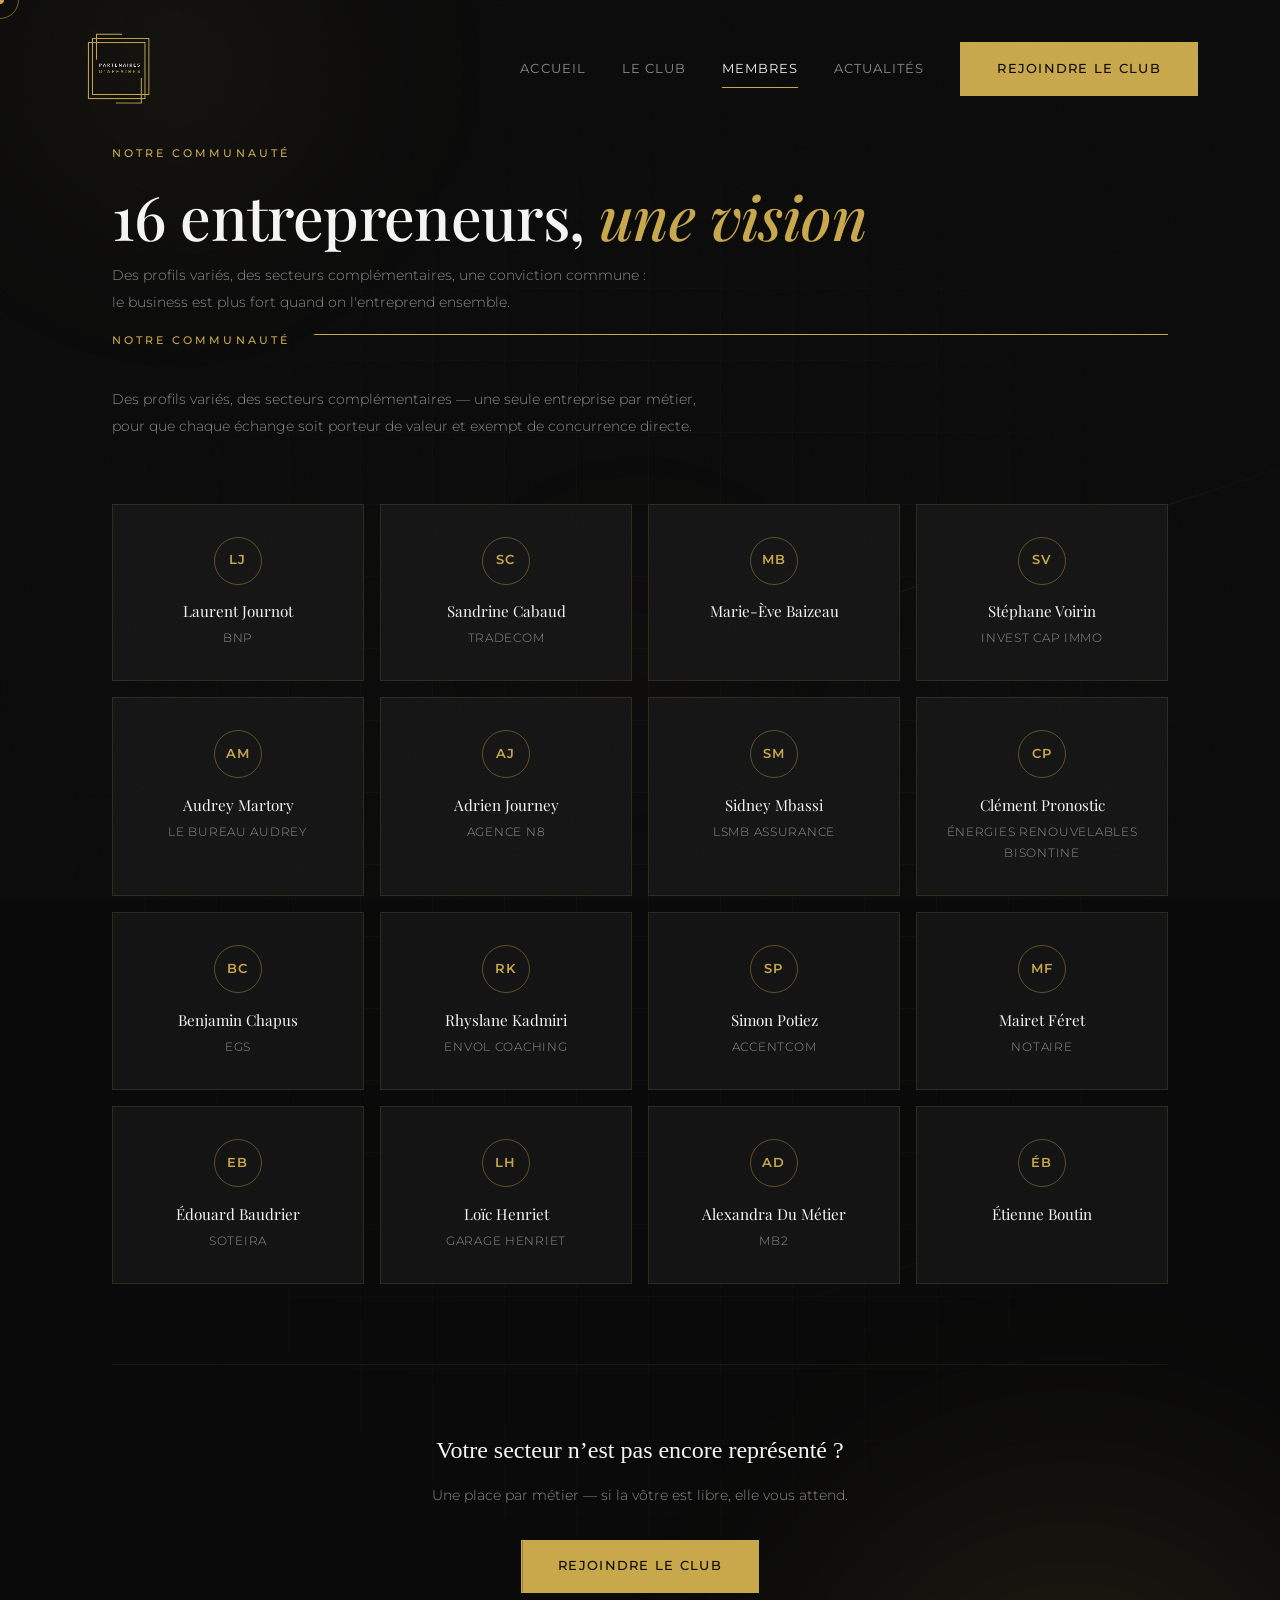
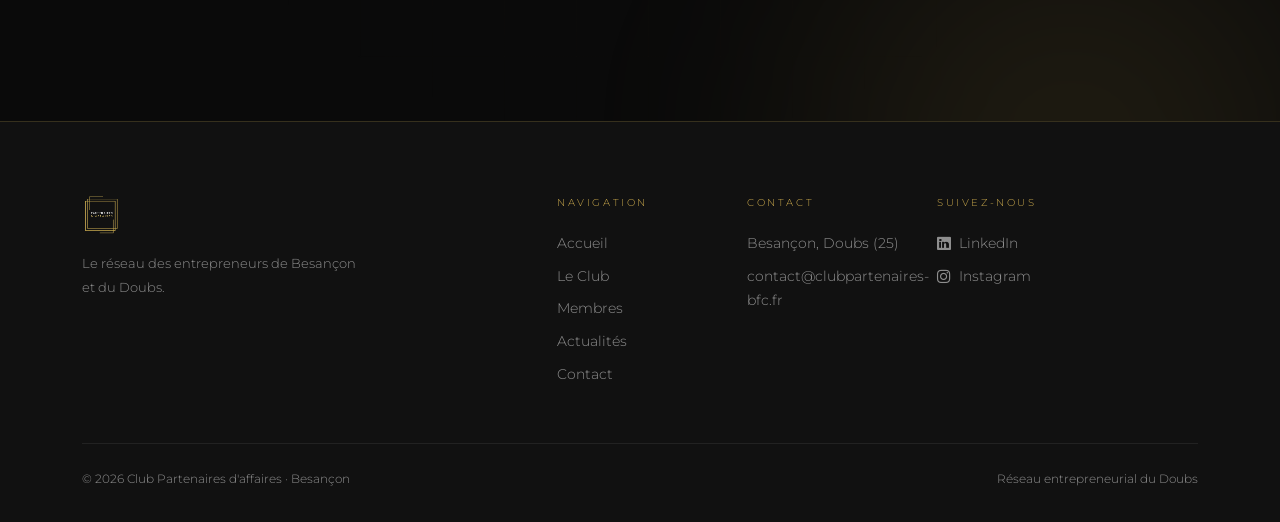
<file: membres.html>
<!DOCTYPE html>
<html lang="fr">
<head>
  <meta charset="UTF-8">
  <meta name="viewport" content="width=device-width, initial-scale=1.0">
  <title>Membres — Club Partenaires d'affaires</title>
  <meta name="description" content="Découvrez les 14 membres du Club Partenaires d'affaires de Besançon et du Doubs.">

  <link href="https://cdn.jsdelivr.net/npm/bootstrap@5.3.3/dist/css/bootstrap.min.css" rel="stylesheet">
  <link href="https://cdn.jsdelivr.net/npm/bootstrap-icons@1.11.3/font/bootstrap-icons.css" rel="stylesheet">
  <link rel="stylesheet" href="css/style.css">
</head>
<body>

  <!-- ════════════════════════════════════════════════════════════
       NAVIGATION
  ════════════════════════════════════════════════════════════ -->
  <nav class="navbar navbar-expand-lg fixed-top" id="mainNav">
    <div class="container">
      <a class="navbar-brand" href="index.html">
        <img src="assets/images/Logo-removebg-preview.png" alt="Club Partenaires d'affaires">
      </a>
      <button class="navbar-toggler" type="button"
              data-bs-toggle="collapse" data-bs-target="#navMenu">
        <span class="navbar-toggler-icon"></span>
      </button>
      <div class="collapse navbar-collapse" id="navMenu">
        <ul class="navbar-nav ms-auto align-items-lg-center gap-lg-1">
          <li class="nav-item"><a class="nav-link" href="index.html">Accueil</a></li>
          <li class="nav-item"><a class="nav-link" href="club.html">Le Club</a></li>
          <li class="nav-item"><a class="nav-link" href="membres.html">Membres</a></li>
          <li class="nav-item"><a class="nav-link" href="actualites.html">Actualités</a></li>
          <li class="nav-item ms-lg-3">
            <a class="btn-gold" href="contact.html"><span>Rejoindre le club</span></a>
          </li>
        </ul>
      </div>
    </div>
  </nav>


  <!-- ════════════════════════════════════════════════════════════
       SECTION — Membres
  ════════════════════════════════════════════════════════════ -->
  <section style="padding:9rem 0 8rem;position:relative;overflow:hidden;">
    <div class="hero-bg-css" aria-hidden="true">
      <div class="hero-orb hero-orb-1"></div>
      <div class="hero-orb hero-orb-2"></div>
      <div class="hero-orb hero-orb-3"></div>
      <div class="hero-grid"></div>
      <div class="hero-line hero-line-1"></div>
      <div class="hero-line hero-line-2"></div>
    </div>
    <div class="container" style="max-width:1080px;position:relative;">
      <span class="section-label" style="display:block;margin-bottom:1.25rem;">Notre communauté</span>
      <h1 style="font-family:'Playfair Display',serif;font-size:clamp(2.5rem,6vw,3.8rem);line-height:1.1;margin-bottom:0.75rem;">
        16 entrepreneurs, <em style="color:var(--gold);">une vision</em>
      </h1>
      <p style="color:var(--muted);font-size:0.9rem;line-height:1.85;max-width:540px;margin-bottom:1rem;">
        Des profils variés, des secteurs complémentaires, une conviction commune :
        le business est plus fort quand on l'entreprend ensemble.
      </p>

      <div style="display:flex;align-items:center;gap:1.5rem;margin-bottom:1.5rem;">
        <span class="section-label">Notre communauté</span>
        <div class="gold-line" style="flex:1;"></div>
      </div>
      <p style="color:var(--muted);font-size:0.9rem;line-height:1.85;max-width:620px;margin-bottom:4rem;">
        Des profils variés, des secteurs complémentaires — une seule entreprise par métier,
        pour que chaque échange soit porteur de valeur et exempt de concurrence directe.
      </p>

      <div class="row g-3">

        <!-- Membre -->
        <div class="col-6 col-md-4 col-lg-3 reveal">
          <div class="membre-card">
            <div class="membre-initials">LJ</div>
            <div class="membre-name">Laurent Journot</div>
            <div class="membre-company">BNP</div>
          </div>
        </div>

        <div class="col-6 col-md-4 col-lg-3 reveal reveal-delay-1">
          <div class="membre-card">
            <div class="membre-initials">SC</div>
            <div class="membre-name">Sandrine Cabaud</div>
            <div class="membre-company">Tradecom</div>
          </div>
        </div>

        <div class="col-6 col-md-4 col-lg-3 reveal reveal-delay-2">
          <div class="membre-card">
            <div class="membre-initials">MB</div>
            <div class="membre-name">Marie-Ève Baizeau</div>
            <div class="membre-company">&nbsp;</div>
          </div>
        </div>

        <div class="col-6 col-md-4 col-lg-3 reveal">
          <div class="membre-card">
            <div class="membre-initials">SV</div>
            <div class="membre-name">Stéphane Voirin</div>
            <div class="membre-company">Invest Cap Immo</div>
          </div>
        </div>

        <div class="col-6 col-md-4 col-lg-3 reveal reveal-delay-1">
          <div class="membre-card">
            <div class="membre-initials">AM</div>
            <div class="membre-name">Audrey Martory</div>
            <div class="membre-company">Le Bureau Audrey</div>
          </div>
        </div>

        <div class="col-6 col-md-4 col-lg-3 reveal reveal-delay-2">
          <div class="membre-card">
            <div class="membre-initials">AJ</div>
            <div class="membre-name">Adrien Journey</div>
            <div class="membre-company">Agence N8</div>
          </div>
        </div>

        <div class="col-6 col-md-4 col-lg-3 reveal">
          <div class="membre-card">
            <div class="membre-initials">SM</div>
            <div class="membre-name">Sidney Mbassi</div>
            <div class="membre-company">LSMB Assurance</div>
          </div>
        </div>

        <div class="col-6 col-md-4 col-lg-3 reveal reveal-delay-1">
          <div class="membre-card">
            <div class="membre-initials">CP</div>
            <div class="membre-name">Clément Pronostic</div>
            <div class="membre-company">Énergies Renouvelables Bisontine</div>
          </div>
        </div>

        <div class="col-6 col-md-4 col-lg-3 reveal reveal-delay-2">
          <div class="membre-card">
            <div class="membre-initials">BC</div>
            <div class="membre-name">Benjamin Chapus</div>
            <div class="membre-company">EGS</div>
          </div>
        </div>

        <div class="col-6 col-md-4 col-lg-3 reveal">
          <div class="membre-card">
            <div class="membre-initials">RK</div>
            <div class="membre-name">Rhyslane Kadmiri</div>
            <div class="membre-company">Envol Coaching</div>
          </div>
        </div>

        <div class="col-6 col-md-4 col-lg-3 reveal reveal-delay-1">
          <div class="membre-card">
            <div class="membre-initials">SP</div>
            <div class="membre-name">Simon Potiez</div>
            <div class="membre-company">Accentcom</div>
          </div>
        </div>

        <div class="col-6 col-md-4 col-lg-3 reveal reveal-delay-2">
          <div class="membre-card">
            <div class="membre-initials">MF</div>
            <div class="membre-name">Mairet Féret</div>
            <div class="membre-company">Notaire</div>
          </div>
        </div>

        <div class="col-6 col-md-4 col-lg-3 reveal">
          <div class="membre-card">
            <div class="membre-initials">EB</div>
            <div class="membre-name">Édouard Baudrier</div>
            <div class="membre-company">Soteira</div>
          </div>
        </div>

        <div class="col-6 col-md-4 col-lg-3 reveal reveal-delay-1">
          <div class="membre-card">
            <div class="membre-initials">LH</div>
            <div class="membre-name">Loïc Henriet</div>
            <div class="membre-company">Garage Henriet</div>
          </div>
        </div>

        <div class="col-6 col-md-4 col-lg-3 reveal reveal-delay-2">
          <div class="membre-card">
            <div class="membre-initials">AD</div>
            <div class="membre-name">Alexandra Du Métier</div>
            <div class="membre-company">MB2</div>
          </div>
        </div>

        <div class="col-6 col-md-4 col-lg-3 reveal">
          <div class="membre-card">
            <div class="membre-initials">ÉB</div>
            <div class="membre-name">Étienne Boutin</div>
            <div class="membre-company">&nbsp;</div>
          </div>
        </div>

      </div>

      <!-- CTA rejoindre -->
      <div class="reveal" style="margin-top:5rem;padding-top:4rem;border-top:1px solid rgba(201,168,76,0.1);text-align:center;">
        <p style="font-family:’Playfair Display’,serif;font-size:clamp(1.1rem,2.5vw,1.5rem);color:var(--white);margin-bottom:0.75rem;">
          Votre secteur n’est pas encore représenté ?
        </p>
        <p style="color:var(--muted);font-size:0.88rem;margin-bottom:2rem;">
          Une place par métier — si la vôtre est libre, elle vous attend.
        </p>
        <a class="btn-gold" href="contact.html"><span>Rejoindre le club</span></a>
      </div>

    </div>
  </section>

  <!-- ════════════════════════════════════════════════════════════
       FOOTER
  ════════════════════════════════════════════════════════════ -->
  <footer id="footer">
    <div class="container">
      <div class="row gy-4">
        <div class="col-lg-4">
          <div class="footer-logo"><img src="assets/images/Logo-removebg-preview.png" alt="Club Partenaires d'affaires"></div>
          <p class="footer-desc">Le réseau des entrepreneurs de Besançon et du Doubs.</p>
        </div>
        <div class="col-6 col-lg-2 offset-lg-1">
          <span class="footer-heading">Navigation</span>
          <a class="footer-link" href="index.html">Accueil</a>
          <a class="footer-link" href="club.html">Le Club</a>
          <a class="footer-link" href="membres.html">Membres</a>
          <a class="footer-link" href="actualites.html">Actualités</a>
          <a class="footer-link" href="contact.html">Contact</a>
        </div>
        <div class="col-6 col-lg-2">
          <span class="footer-heading">Contact</span>
          <span class="footer-link">Besançon, Doubs (25)</span>
          <a class="footer-link" href="mailto:contact@clubpartenaires-bfc.fr">contact@clubpartenaires-bfc.fr</a>
        </div>
        <div class="col-6 col-lg-2">
          <span class="footer-heading">Suivez-nous</span>
          <a class="footer-link" href="#"><i class="bi bi-linkedin me-2"></i>LinkedIn</a>
          <a class="footer-link" href="#"><i class="bi bi-instagram me-2"></i>Instagram</a>
        </div>
      </div>
      <div class="footer-bottom d-flex justify-content-between align-items-center flex-wrap gap-2">
        <span>© 2026 Club Partenaires d'affaires · Besançon</span>
        <span>Réseau entrepreneurial du Doubs</span>
      </div>
    </div>
  </footer>

  <script src="https://cdn.jsdelivr.net/npm/bootstrap@5.3.3/dist/js/bootstrap.bundle.min.js"></script>
  <script src="js/main.js"></script>
</body>
</html>
</file>
<file: css/style.css>
/* ================================================================
   CLUB PARTENAIRES D'AFFAIRES — Feuille de style principale
   Aesthetic : Luxe éditorial · Noir & Or · French Business Club
   ================================================================ */

/* ── Google Fonts ─────────────────────────────────────────────── */
@import url('https://fonts.googleapis.com/css2?family=Playfair+Display:ital,wght@0,400;0,500;0,600;0,700;1,400;1,500&family=Montserrat:wght@300;400;500;600;700&display=swap');

/* ── Variables CSS ────────────────────────────────────────────── */
:root {
  --black:        #0a0a0a;
  --black-soft:   #111111;
  --card-bg:      #141414;
  --card-border:  rgba(201, 168, 76, 0.15);
  --gold:         #C9A84C;
  --gold-light:   #e0b85c;
  --gold-glow:    rgba(201, 168, 76, 0.25);
  --gold-dim:     rgba(201, 168, 76, 0.07);
  --white:        #f5f5f5;
  --muted:        rgba(245, 245, 245, 0.55);
  --ease:         cubic-bezier(0.25, 0.46, 0.45, 0.94);
  --ease-out:     cubic-bezier(0.16, 1, 0.3, 1);
}

/* ── Reset & Base ─────────────────────────────────────────────── */
*, *::before, *::after { box-sizing: border-box; margin: 0; padding: 0; }

html {
  scroll-behavior: smooth;
  scrollbar-width: thin;
  scrollbar-color: var(--gold) var(--black-soft);
}
::-webkit-scrollbar { width: 5px; }
::-webkit-scrollbar-track { background: var(--black-soft); }
::-webkit-scrollbar-thumb { background: var(--gold); border-radius: 3px; }

body {
  background-color: var(--black);
  color: var(--white);
  font-family: 'Montserrat', sans-serif;
  font-weight: 300;
  line-height: 1.75;
  overflow-x: hidden;
}

/* Grain overlay : texture subtile sur tout le site */
body::after {
  content: '';
  position: fixed;
  inset: 0;
  background-image: url("data:image/svg+xml,%3Csvg xmlns='http://www.w3.org/2000/svg' width='300' height='300'%3E%3Cfilter id='n'%3E%3CfeTurbulence type='fractalNoise' baseFrequency='0.75' numOctaves='4' stitchTiles='stitch'/%3E%3C/filter%3E%3Crect width='300' height='300' filter='url(%23n)' opacity='1'/%3E%3C/svg%3E");
  opacity: 0.032;
  pointer-events: none;
  z-index: 9999;
}

/* ── Typographie ──────────────────────────────────────────────── */
h1, h2, h3, h4, h5 {
  font-family: 'Playfair Display', serif;
  font-weight: 500;
  line-height: 1.15;
  letter-spacing: -0.01em;
}

h1 { font-size: clamp(2.6rem, 6vw, 5rem); }
h2 { font-size: clamp(2rem, 4vw, 3.5rem); }
h3 { font-size: clamp(1.4rem, 2.5vw, 2.2rem); }
h4 { font-size: clamp(1.2rem, 2vw, 1.7rem); }

p { font-weight: 300; }
a { color: var(--gold); text-decoration: none; transition: color 0.3s; }
a:hover { color: var(--gold-light); }

/* ── Utilitaires couleur ──────────────────────────────────────── */
.text-gold   { color: var(--gold) !important; }
.text-muted-custom { color: var(--muted) !important; }

/* Ligne décorative or */
.gold-line {
  display: block;
  width: 50px;
  height: 1px;
  background: var(--gold);
  margin-bottom: 1.5rem;
}
.gold-line-center {
  display: block;
  width: 50px;
  height: 1px;
  background: var(--gold);
  margin: 0 auto 1.5rem;
}

/* Diamant séparateur */
.gold-divider {
  display: flex;
  align-items: center;
  gap: 1rem;
  margin: 2rem 0;
}
.gold-divider::before, .gold-divider::after {
  content: '';
  flex: 1;
  height: 1px;
  background: linear-gradient(to right, transparent, rgba(201,168,76,0.3));
}
.gold-divider::after {
  background: linear-gradient(to left, transparent, rgba(201,168,76,0.3));
}
.gold-divider span {
  width: 7px;
  height: 7px;
  background: var(--gold);
  transform: rotate(45deg);
  flex-shrink: 0;
}

/* ── Boutons ──────────────────────────────────────────────────── */
.btn-gold {
  display: inline-flex;
  align-items: center;
  gap: 0.5rem;
  padding: 0.9rem 2.25rem;
  background: var(--gold);
  color: var(--black) !important;
  font-family: 'Montserrat', sans-serif;
  font-weight: 500;
  font-size: 0.8rem;
  letter-spacing: 0.1em;
  text-transform: uppercase;
  text-decoration: none;
  border: 1px solid var(--gold);
  cursor: pointer;
  transition: all 0.35s var(--ease);
  position: relative;
  overflow: hidden;
}
.btn-gold::before {
  content: '';
  position: absolute;
  inset: 0;
  background: var(--black);
  transform: translateX(-100%);
  transition: transform 0.4s var(--ease);
  z-index: 0;
}
.btn-gold:hover::before { transform: translateX(0); }
.btn-gold:hover { color: var(--gold) !important; }
.btn-gold > * { position: relative; z-index: 1; }
.btn-gold span { position: relative; z-index: 1; }

.btn-outline-gold {
  display: inline-flex;
  align-items: center;
  gap: 0.5rem;
  padding: 0.9rem 2.25rem;
  background: transparent;
  color: var(--gold) !important;
  font-family: 'Montserrat', sans-serif;
  font-weight: 500;
  font-size: 0.8rem;
  letter-spacing: 0.1em;
  text-transform: uppercase;
  text-decoration: none;
  border: 1px solid var(--gold);
  cursor: pointer;
  transition: all 0.35s var(--ease);
}
.btn-outline-gold:hover {
  background: var(--gold);
  color: var(--black) !important;
}

/* ── Navbar ───────────────────────────────────────────────────── */
#mainNav {
  background: transparent;
  transition: background 0.5s var(--ease), backdrop-filter 0.5s, padding 0.4s var(--ease);
  padding: 1.5rem 0;
  z-index: 1050;
}
#mainNav.scrolled {
  background: rgba(10, 10, 10, 0.93);
  backdrop-filter: blur(24px);
  -webkit-backdrop-filter: blur(24px);
  box-shadow: 0 1px 0 var(--card-border);
  padding: 0.75rem 0;
}

.navbar-brand img {
  height: 80px;
  transition: height 0.4s var(--ease);
}
#mainNav.scrolled .navbar-brand img { height: 60px; }

.nav-link {
  color: var(--muted) !important;
  font-family: 'Montserrat', sans-serif;
  font-weight: 400;
  font-size: 0.8rem;
  letter-spacing: 0.08em;
  text-transform: uppercase;
  padding: 0.5rem 1rem !important;
  transition: color 0.3s;
  position: relative;
}
.nav-link::after {
  content: '';
  position: absolute;
  bottom: 0; left: 1rem; right: 1rem;
  height: 1px;
  background: var(--gold);
  transform: scaleX(0);
  transition: transform 0.35s var(--ease);
  transform-origin: left;
}
.nav-link:hover, .nav-link.active { color: var(--white) !important; }
.nav-link:hover::after, .nav-link.active::after { transform: scaleX(1); }

.navbar-toggler {
  border: 1px solid var(--gold);
  padding: 0.4rem 0.65rem;
}
.navbar-toggler-icon {
  background-image: url("data:image/svg+xml,%3csvg xmlns='http://www.w3.org/2000/svg' viewBox='0 0 30 30'%3e%3cpath stroke='%23C9A84C' stroke-linecap='round' stroke-miterlimit='10' stroke-width='2' d='M4 7h22M4 15h22M4 23h22'/%3e%3c/svg%3e");
}

/* Menu mobile : panneau slide-down épuré */
@media (max-width: 991px) {
  #navMenu,
  #navMenu.collapsing {
    position: fixed !important;
    top: 0;
    left: 0;
    right: 0;
    height: auto !important;
    max-height: 100vh;
    background: #0a0a0a;
    border-bottom: 1px solid var(--card-border);
    z-index: 1029;
    display: flex !important;
    flex-direction: column;
    align-items: center;
    padding: 108px 2rem 2.5rem;
    overflow: hidden !important;
  }

  #navMenu:not(.show):not(.collapsing) {
    display: none !important;
  }

  .navbar-nav {
    flex-direction: column;
    align-items: center;
    width: 100%;
    max-width: 320px;
    text-align: center;
    gap: 0;
  }

  .nav-item {
    width: 100%;
    border-bottom: 1px solid rgba(201,168,76,0.08);
  }
  .nav-item:last-child { border-bottom: none; }

  .nav-link {
    font-size: 0.82rem !important;
    font-family: 'Montserrat', sans-serif;
    font-weight: 500 !important;
    letter-spacing: 0.12em;
    text-transform: uppercase;
    color: var(--muted) !important;
    padding: 0.9rem 0 !important;
    width: 100%;
    display: block !important;
  }

  .nav-link:hover,
  .nav-link.active { color: var(--gold) !important; }
  .nav-link::after { display: none; }
  .navbar-nav .btn-gold { margin-top: 1.5rem; width: 100%; text-align: center; justify-content: center; }

  .hero-eyebrow { display: none !important; }

  /* Padding hero pour dégager le logo */
  .hero-section {
    align-items: flex-start;
    padding-top: 130px;
  }
}

/* ── Hero principal (index) ───────────────────────────────────── */
.hero-section {
  position: relative;
  min-height: 100vh;
  display: flex;
  align-items: center;
  overflow: hidden;
  background: url('../assets/images/c0c4e7b0-8b70-4f61-82e0-64f220610027.jpg') center/cover no-repeat;
}
.hero-section::after {
  content: '';
  position: absolute;
  inset: 0;
  background: linear-gradient(
    to bottom,
    transparent 30%,
    rgba(17,17,17,0.6) 65%,
    var(--black-soft) 100%
  );
  pointer-events: none;
  z-index: 1;
}
.hero-content { position: relative; z-index: 2; }

/* Fond CSS décoratif */
.hero-bg-css {
  position: absolute;
  inset: 0;
  overflow: hidden;
  pointer-events: none;
}

/* Orbs : taches lumineuses dorées floutées */
.hero-orb {
  position: absolute;
  border-radius: 50%;
  filter: blur(80px);
  pointer-events: none;
}
.hero-orb-1 {
  /* Grand orb bas-droite */
  width: 65vw;
  height: 65vw;
  max-width: 800px;
  max-height: 800px;
  background: radial-gradient(circle, rgba(201,168,76,0.13) 0%, transparent 70%);
  bottom: -25%;
  right: -15%;
  animation: orbFloat1 12s ease-in-out infinite alternate;
}
.hero-orb-2 {
  /* Orb moyen haut-gauche */
  width: 40vw;
  height: 40vw;
  max-width: 480px;
  max-height: 480px;
  background: radial-gradient(circle, rgba(201,168,76,0.07) 0%, transparent 70%);
  top: -10%;
  left: -5%;
  animation: orbFloat2 16s ease-in-out infinite alternate;
}
.hero-orb-3 {
  /* Petit accent centre-haut */
  width: 20vw;
  height: 20vw;
  max-width: 260px;
  max-height: 260px;
  background: radial-gradient(circle, rgba(201,168,76,0.05) 0%, transparent 70%);
  top: 30%;
  left: 40%;
  animation: orbFloat1 9s ease-in-out infinite alternate-reverse;
}
@keyframes orbFloat1 {
  from { transform: translate(0, 0) scale(1); }
  to   { transform: translate(30px, -20px) scale(1.05); }
}
@keyframes orbFloat2 {
  from { transform: translate(0, 0) scale(1); }
  to   { transform: translate(-20px, 25px) scale(0.95); }
}

/* Grille géométrique très discrète */
.hero-grid {
  position: absolute;
  inset: 0;
  background-image:
    linear-gradient(rgba(201,168,76,0.035) 1px, transparent 1px),
    linear-gradient(90deg, rgba(201,168,76,0.035) 1px, transparent 1px);
  background-size: 72px 72px;
  mask-image: radial-gradient(ellipse at center, black 30%, transparent 75%);
  -webkit-mask-image: radial-gradient(ellipse at center, black 30%, transparent 75%);
}

/* Lignes diagonales décoratives */
.hero-line {
  position: absolute;
  background: linear-gradient(90deg, transparent, rgba(201,168,76,0.12), transparent);
  height: 1px;
  width: 60%;
  pointer-events: none;
}
.hero-line-1 {
  top: 32%;
  right: -5%;
  transform: rotate(-18deg);
  width: 50%;
}
.hero-line-2 {
  bottom: 28%;
  right: 5%;
  transform: rotate(-18deg);
  width: 35%;
  opacity: 0.6;
}

.hero-eyebrow {
  display: inline-flex;
  align-items: center;
  gap: 0.75rem;
  font-family: 'Montserrat', sans-serif;
  font-size: 0.7rem;
  font-weight: 500;
  letter-spacing: 0.25em;
  text-transform: uppercase;
  color: var(--gold);
  margin-bottom: 1.5rem;
}
.hero-eyebrow::before {
  content: '';
  display: inline-block;
  width: 36px;
  height: 1px;
  background: var(--gold);
}

.hero-title {
  font-family: 'Playfair Display', serif;
  font-size: clamp(2.8rem, 6.5vw, 6rem);
  font-weight: 600;
  line-height: 0.93;
  letter-spacing: -0.025em;
  color: var(--white);
  margin-bottom: 1.5rem;
}
.hero-title em { font-style: italic; color: var(--gold); }

.hero-subtitle {
  font-size: 1.05rem;
  font-weight: 300;
  color: var(--muted);
  max-width: 460px;
  margin-bottom: 2.75rem;
  line-height: 1.8;
}

/* ── Section photo de groupe ──────────────────────────────────── */
.group-photo-wrap {
  position: relative;
  width: 100%;
}
.group-photo-img {
  width: 100%;
  display: block;
  object-fit: cover;
  max-height: 420px;
  border: 1px solid rgba(201,168,76,0.2);
  clip-path: polygon(0 0, 100% 0, 100% 92%, 94% 100%, 0 100%);
  transition: clip-path 0.5s var(--ease);
}
.group-photo-wrap:hover .group-photo-img {
  clip-path: polygon(0 0, 100% 0, 100% 100%, 100% 100%, 0 100%);
}
/* Badge flottant avec les stats */
.group-photo-badge {
  position: absolute;
  bottom: -1.5rem;
  left: 2rem;
  background: var(--black-soft);
  border: 1px solid var(--gold);
  padding: 0.9rem 1.5rem;
  text-align: center;
  min-width: 96px;
  z-index: 2;
}

/* Indicateur scroll */
.scroll-indicator {
  position: absolute;
  bottom: 2.25rem;
  left: 50%;
  transform: translateX(-50%);
  display: flex;
  flex-direction: column;
  align-items: center;
  gap: 0.5rem;
  z-index: 2;
  color: var(--muted);
  font-size: 0.65rem;
  letter-spacing: 0.18em;
  text-transform: uppercase;
}
.scroll-line {
  width: 1px;
  height: 48px;
  background: linear-gradient(to bottom, var(--gold), transparent);
  animation: scrollPulse 2.2s ease-in-out infinite;
}
@keyframes scrollPulse {
  0%, 100% { opacity: 0.9; transform: scaleY(1); }
  50%       { opacity: 0.3; transform: scaleY(0.6); }
}

/* ── Sections générales ───────────────────────────────────────── */
section { padding: 7rem 0; }

.section-label {
  display: block;
  font-family: 'Montserrat', sans-serif;
  font-size: 0.68rem;
  font-weight: 500;
  letter-spacing: 0.28em;
  text-transform: uppercase;
  color: var(--gold);
  margin-bottom: 0.75rem;
}

/* Numéro de section fantôme */
.section-ghost-number {
  font-family: 'Playfair Display', serif;
  font-size: clamp(6rem, 15vw, 12rem);
  font-weight: 700;
  color: rgba(201, 168, 76, 0.05);
  line-height: 1;
  position: absolute;
  top: -1rem;
  left: -0.5rem;
  pointer-events: none;
  user-select: none;
  z-index: 0;
}

/* ── Fond alterné ─────────────────────────────────────────────── */
.bg-accent {
  background: var(--black-soft);
  border-top: 1px solid rgba(201,168,76,0.08);
  border-bottom: 1px solid rgba(201,168,76,0.08);
}

/* ── Cartes valeurs ───────────────────────────────────────────── */
.value-card {
  padding: 2.5rem 2rem;
  background: #1c1c1c;
  border: 1px solid rgba(201,168,76,0.1);
  position: relative;
  transition: border-color 0.4s var(--ease), box-shadow 0.4s var(--ease);
  overflow: hidden;
  height: 100%;
}
.value-card::before {
  content: '';
  position: absolute;
  top: 0; left: 0; right: 0;
  height: 2px;
  background: var(--gold);
  transform: scaleX(0);
  transform-origin: left;
  transition: transform 0.45s var(--ease);
}
.value-card:hover { border-color: rgba(201,168,76,0.35); }
.value-card:hover::before { transform: scaleX(1); }

.value-icon {
  width: 50px;
  height: 50px;
  display: flex;
  align-items: center;
  justify-content: center;
  border: 1px solid var(--gold);
  color: var(--gold);
  font-size: 1.35rem;
  margin-bottom: 1.5rem;
  flex-shrink: 0;
}

/* ── Blocs statistiques ───────────────────────────────────────── */
.stats-row {
  border: 1px solid rgba(201,168,76,0.12);
  background: var(--card-bg);
}
.stat-block {
  padding: 2.5rem 2rem;
  text-align: center;
  border-right: 1px solid rgba(201,168,76,0.12);
}
.stat-block:last-child { border-right: none; }

.stat-number {
  display: block;
  font-family: 'Playfair Display', serif;
  font-size: clamp(3rem, 6vw, 5.5rem);
  font-weight: 600;
  color: var(--gold);
  line-height: 1;
}
.stat-label {
  display: block;
  font-size: 0.75rem;
  letter-spacing: 0.15em;
  text-transform: uppercase;
  color: var(--muted);
  margin-top: 0.6rem;
}

/* ── Cartes événements ────────────────────────────────────────── */
.event-card {
  display: flex;
  gap: 1.75rem;
  padding: 1.75rem;
  background: var(--card-bg);
  border: 1px solid rgba(201,168,76,0.1);
  transition: border-color 0.4s var(--ease), transform 0.4s var(--ease);
  text-decoration: none;
  color: inherit !important;
}
.event-card:hover { border-color: var(--gold); transform: translateX(6px); color: inherit; }

.event-date-block {
  flex-shrink: 0;
  width: 64px;
  text-align: center;
  display: flex;
  flex-direction: column;
  align-items: center;
  justify-content: flex-start;
  padding-right: 1.75rem;
  border-right: 1px solid rgba(201,168,76,0.2);
}
.event-day {
  font-family: 'Playfair Display', serif;
  font-size: 3rem;
  font-weight: 600;
  color: var(--gold);
  line-height: 1;
}
.event-month {
  font-size: 0.65rem;
  letter-spacing: 0.18em;
  text-transform: uppercase;
  color: var(--muted);
  margin-top: 0.15rem;
}

.event-tag {
  display: inline-block;
  font-size: 0.62rem;
  letter-spacing: 0.18em;
  text-transform: uppercase;
  color: var(--gold);
  border: 1px solid rgba(201,168,76,0.35);
  padding: 0.15rem 0.6rem;
  margin-bottom: 0.5rem;
}

/* ── Témoignages ──────────────────────────────────────────────── */
.testimonial-card {
  padding: 2.5rem;
  background: var(--card-bg);
  border: 1px solid rgba(201,168,76,0.1);
  position: relative;
  height: 100%;
  transition: border-color 0.4s;
}
.testimonial-card:hover { border-color: rgba(201,168,76,0.35); }
.quote-mark {
  font-family: 'Playfair Display', serif;
  font-size: 5rem;
  line-height: 1;
  color: var(--gold);
  opacity: 0.18;
  margin-bottom: -1rem;
  display: block;
}

.testimonial-avatar {
  width: 48px;
  height: 48px;
  border-radius: 50%;
  object-fit: cover;
  border: 2px solid var(--gold);
}

/* ── Cartes membres ───────────────────────────────────────────── */
.member-card-wrapper {
  transition: opacity 0.3s ease, transform 0.3s ease;
}
.member-card {
  background: var(--card-bg);
  border: 1px solid rgba(201,168,76,0.1);
  padding: 2rem 1.5rem;
  text-align: center;
  transition: border-color 0.4s var(--ease), transform 0.4s var(--ease), box-shadow 0.4s var(--ease);
  position: relative;
  overflow: hidden;
  height: 100%;
}
.member-card::after {
  content: '';
  position: absolute;
  bottom: 0; left: 0; right: 0;
  height: 2px;
  background: linear-gradient(90deg, transparent, var(--gold), transparent);
  transform: scaleX(0);
  transition: transform 0.45s var(--ease);
}
.member-card:hover {
  border-color: rgba(201,168,76,0.4);
  transform: translateY(-6px);
  box-shadow: 0 20px 50px rgba(0,0,0,0.4);
}
.member-card:hover::after { transform: scaleX(1); }

.member-avatar {
  width: 82px;
  height: 82px;
  border-radius: 50%;
  object-fit: cover;
  border: 2px solid rgba(201,168,76,0.25);
  margin-bottom: 1.25rem;
  transition: border-color 0.3s;
}
.member-card:hover .member-avatar { border-color: var(--gold); }

.member-name {
  font-family: 'Playfair Display', serif;
  font-size: 1.25rem;
  font-weight: 500;
  color: var(--white);
  margin-bottom: 0.2rem;
}
.member-company {
  font-size: 0.78rem;
  color: var(--gold);
  font-weight: 500;
  letter-spacing: 0.05em;
  margin-bottom: 0.65rem;
}
.member-sector-badge {
  display: inline-block;
  font-size: 0.65rem;
  letter-spacing: 0.12em;
  text-transform: uppercase;
  color: var(--muted);
  padding: 0.2rem 0.75rem;
  border: 1px solid rgba(245,245,245,0.15);
}

/* ── Filtres membres ──────────────────────────────────────────── */
.filter-wrap { display: flex; flex-wrap: wrap; gap: 0.5rem; }
.filter-btn {
  display: inline-block;
  padding: 0.45rem 1.15rem;
  font-family: 'Montserrat', sans-serif;
  font-size: 0.72rem;
  letter-spacing: 0.1em;
  text-transform: uppercase;
  color: var(--muted);
  background: transparent;
  border: 1px solid rgba(245,245,245,0.15);
  cursor: pointer;
  transition: all 0.3s;
}
.filter-btn:hover { color: var(--white); border-color: rgba(245,245,245,0.4); }
.filter-btn.active { color: var(--black); background: var(--gold); border-color: var(--gold); }

/* ── Cartes articles ──────────────────────────────────────────── */
.article-card {
  background: var(--card-bg);
  border: 1px solid rgba(201,168,76,0.1);
  overflow: hidden;
  transition: border-color 0.4s var(--ease), transform 0.4s var(--ease);
  display: flex;
  flex-direction: column;
  height: 100%;
  text-decoration: none;
  color: inherit !important;
}
.article-card:hover { border-color: var(--gold); transform: translateY(-5px); color: inherit; }
.article-card-img-wrap { overflow: hidden; }
.article-card-img {
  width: 100%;
  height: 210px;
  object-fit: cover;
  transition: transform 0.65s var(--ease);
  display: block;
}
.article-card:hover .article-card-img { transform: scale(1.05); }
.article-card-body { padding: 1.75rem; flex: 1; display: flex; flex-direction: column; }

.article-tag {
  display: inline-block;
  font-size: 0.62rem;
  letter-spacing: 0.2em;
  text-transform: uppercase;
  color: var(--gold);
  border: 1px solid rgba(201,168,76,0.4);
  padding: 0.18rem 0.6rem;
  margin-bottom: 0.9rem;
}
.article-title-card {
  font-family: 'Playfair Display', serif;
  font-size: 1.45rem;
  font-weight: 500;
  color: var(--white);
  line-height: 1.3;
  margin-bottom: 0.75rem;
}
.article-excerpt {
  font-size: 0.85rem;
  color: var(--muted);
  line-height: 1.75;
  flex: 1;
  margin-bottom: 1.25rem;
}
.article-meta {
  font-size: 0.72rem;
  color: var(--muted);
  letter-spacing: 0.05em;
  border-top: 1px solid rgba(245,245,245,0.08);
  padding-top: 1rem;
}

/* ── Article pleine page ──────────────────────────────────────── */
.article-hero {
  position: relative;
  height: 55vh;
  min-height: 400px;
  overflow: hidden;
  display: flex;
  align-items: flex-end;
}
.article-hero img {
  position: absolute;
  inset: 0;
  width: 100%;
  height: 100%;
  object-fit: cover;
}
.article-hero-overlay {
  position: absolute;
  inset: 0;
  background: linear-gradient(to top, rgba(10,10,10,0.96) 0%, rgba(10,10,10,0.3) 60%);
}
.article-hero-content {
  position: relative;
  z-index: 2;
  padding: 3rem 0;
}
.article-body {
  font-size: 1.05rem;
  font-weight: 300;
  line-height: 1.9;
  color: rgba(245,245,245,0.85);
  max-width: 740px;
}
.article-body p { margin-bottom: 1.5rem; }
.article-body h2 {
  font-family: 'Playfair Display', serif;
  font-size: 2rem;
  font-weight: 500;
  color: var(--white);
  margin: 2.5rem 0 1rem;
}
.article-body blockquote {
  border-left: 2px solid var(--gold);
  padding-left: 1.5rem;
  margin: 2rem 0;
  font-style: italic;
  font-size: 1.2rem;
  color: var(--muted);
}

/* ── Héros pages secondaires ──────────────────────────────────── */
.page-hero {
  position: relative;
  min-height: 58vh;
  display: flex;
  align-items: flex-end;
  padding-top: 135px;
  padding-bottom: 5rem;
  overflow: hidden;
}

/* Ligne or en bas du héros */
.page-hero::after {
  content: '';
  position: absolute;
  bottom: 0;
  left: 0;
  right: 0;
  height: 1px;
  background: linear-gradient(90deg, transparent 0%, var(--gold) 40%, transparent 100%);
}

/* Fond : image vague très discrète + overlay sombre */
.page-hero-bg {
  position: absolute;
  inset: 0;
  background: url('../assets/images/c0c4e7b0-8b70-4f61-82e0-64f220610027.jpg') center/cover no-repeat;
  opacity: 0.09;
}
.page-hero-bg::after {
  content: '';
  position: absolute;
  inset: 0;
  background: linear-gradient(155deg, var(--black) 45%, rgba(17,17,17,0.75) 100%);
}

/* Mot fantôme — contour seul, ancré en bas à droite */
.page-hero-ghost {
  position: absolute;
  bottom: -0.12em;
  right: -0.04em;
  font-family: 'Playfair Display', serif;
  font-size: clamp(7rem, 26vw, 24rem);
  font-weight: 700;
  color: transparent;
  -webkit-text-stroke: 1px rgba(201, 168, 76, 0.07);
  white-space: nowrap;
  pointer-events: none;
  user-select: none;
  line-height: 1;
  z-index: 1;
}

.page-hero-content {
  position: relative;
  z-index: 2;
  width: 100%;
}

/* H1 dans le page-hero */
.page-hero-title {
  font-family: 'Playfair Display', serif;
  font-size: clamp(3rem, 8vw, 7rem);
  font-weight: 600;
  line-height: 0.95;
  letter-spacing: -0.02em;
  margin-bottom: 1.25rem;
  margin-top: 0;
}

/* Description sous le H1 */
.page-hero-desc {
  max-width: 520px;
  color: var(--muted);
  font-size: 1.05rem;
  font-weight: 300;
  line-height: 1.8;
  margin: 0;
}

/* ── Formulaire contact ───────────────────────────────────────── */
.form-group-custom { margin-bottom: 1.5rem; }
.form-label-custom {
  display: block;
  font-family: 'Montserrat', sans-serif;
  font-size: 0.7rem;
  letter-spacing: 0.18em;
  text-transform: uppercase;
  color: var(--muted);
  margin-bottom: 0.5rem;
}
.form-control-dark {
  width: 100%;
  background: var(--card-bg);
  border: 1px solid rgba(201,168,76,0.18);
  color: var(--white);
  padding: 0.9rem 1.25rem;
  font-family: 'Montserrat', sans-serif;
  font-size: 0.9rem;
  font-weight: 300;
  transition: border-color 0.3s, box-shadow 0.3s;
  outline: none;
  -webkit-appearance: none;
  border-radius: 0;
}
.form-control-dark:focus {
  border-color: var(--gold);
  box-shadow: 0 0 0 3px rgba(201,168,76,0.08);
}
.form-control-dark::placeholder { color: rgba(245,245,245,0.25); }
textarea.form-control-dark { resize: vertical; min-height: 145px; }

/* ── Étapes rejoindre ─────────────────────────────────────────── */
.step-item {
  display: flex;
  gap: 2rem;
  padding: 2rem;
  background: var(--card-bg);
  border: 1px solid rgba(201,168,76,0.1);
  align-items: flex-start;
  transition: border-color 0.35s;
}
.step-item:hover { border-color: rgba(201,168,76,0.3); }
.step-num {
  flex-shrink: 0;
  width: 54px;
  height: 54px;
  border: 1px solid var(--gold);
  display: flex;
  align-items: center;
  justify-content: center;
  font-family: 'Playfair Display', serif;
  font-size: 1.75rem;
  font-weight: 500;
  color: var(--gold);
}

/* ── Section CTA ──────────────────────────────────────────────── */
.cta-section {
  background: linear-gradient(135deg, var(--black-soft) 0%, var(--black) 100%);
  border-top: 1px solid rgba(201,168,76,0.15);
  border-bottom: 1px solid rgba(201,168,76,0.15);
}

/* ── Footer ───────────────────────────────────────────────────── */
#footer {
  background: var(--black-soft);
  border-top: 1px solid rgba(201,168,76,0.2);
  padding: 4.5rem 0 2rem;
}
.footer-logo img { height: 42px; margin-bottom: 1rem; }
.footer-desc { font-size: 0.83rem; color: var(--muted); max-width: 280px; line-height: 1.8; }
.footer-heading {
  font-family: 'Montserrat', sans-serif;
  font-size: 0.65rem;
  letter-spacing: 0.25em;
  text-transform: uppercase;
  color: var(--gold);
  margin-bottom: 1.25rem;
  display: block;
}
.footer-link {
  display: block;
  color: var(--muted);
  text-decoration: none;
  font-size: 0.85rem;
  margin-bottom: 0.55rem;
  transition: color 0.3s;
  font-weight: 300;
}
.footer-link:hover { color: var(--gold); }
.footer-bottom {
  border-top: 1px solid rgba(245,245,245,0.07);
  margin-top: 3rem;
  padding-top: 1.5rem;
  font-size: 0.78rem;
  color: var(--muted);
}

/* ── Reveal au scroll ─────────────────────────────────────────── */
.reveal {
  opacity: 0;
  transform: translateY(36px);
  transition: opacity 0.9s var(--ease-out), transform 0.9s var(--ease-out);
}
.reveal.visible { opacity: 1; transform: translateY(0); }
.reveal-delay-1 { transition-delay: 0.1s; }
.reveal-delay-2 { transition-delay: 0.2s; }
.reveal-delay-3 { transition-delay: 0.3s; }
.reveal-delay-4 { transition-delay: 0.4s; }
.reveal-delay-5 { transition-delay: 0.5s; }

/* ── Responsive ───────────────────────────────────────────────── */
@media (max-width: 991px) {
  section { padding: 5rem 0; }
}
@media (max-width: 767px) {
  section { padding: 4rem 0; }
  .stat-block {
    border-right: none;
    border-bottom: 1px solid rgba(201,168,76,0.12);
  }
  .stat-block:last-child { border-bottom: none; }
  .event-card {
    flex-direction: column;
    gap: 1rem;
  }
  .event-date-block {
    border-right: none;
    border-bottom: 1px solid rgba(201,168,76,0.2);
    padding-right: 0;
    padding-bottom: 1rem;
    flex-direction: row;
    width: auto;
    gap: 0.75rem;
    text-align: left;
  }
  .step-item { flex-direction: column; gap: 1rem; }
  .page-hero { min-height: 50vh; padding-bottom: 4rem; }
}


/* ════════════════════════════════════════════════════════════════
   EFFETS JS — Loader · Curseur · Scroll Progress · Animations
   ════════════════════════════════════════════════════════════════ */

/* ── Page Loader ──────────────────────────────────────────────── */
#page-loader {
  position: fixed;
  inset: 0;
  background: var(--black);
  z-index: 10000;
  display: flex;
  flex-direction: column;
  align-items: center;
  justify-content: center;
  gap: 2.5rem;
  transition: opacity 0.75s var(--ease);
}
#page-loader.hiding {
  opacity: 0;
  pointer-events: none;
}
.loader-logo {
  height: 52px;
  animation: loaderPulse 1.6s ease-in-out infinite;
}
@keyframes loaderPulse {
  0%, 100% { opacity: 1;   transform: scale(1); }
  50%       { opacity: 0.45; transform: scale(0.97); }
}
.loader-bar-wrap {
  width: 200px;
  height: 1px;
  background: rgba(201,168,76,0.12);
  position: relative;
  overflow: hidden;
}
.loader-bar-fill {
  position: absolute;
  inset: 0;
  background: linear-gradient(90deg, transparent, var(--gold), var(--gold-light), transparent);
  animation: loaderSweep 1.2s ease-in-out infinite;
}
@keyframes loaderSweep {
  0%   { transform: translateX(-100%); }
  100% { transform: translateX(250%); }
}

/* ── Custom Cursor (desktop uniquement) ───────────────────────── */
@media (hover: hover) and (pointer: fine) {
  body, body * { cursor: none !important; }
}
.cursor-dot {
  position: fixed;
  top: 0; left: 0;
  width: 8px;
  height: 8px;
  background: var(--gold);
  border-radius: 50%;
  pointer-events: none;
  z-index: 10002;
  transform: translate(-50%, -50%);
  transition: width 0.2s var(--ease), height 0.2s var(--ease), background 0.2s, opacity 0.2s;
  will-change: left, top;
}
.cursor-ring {
  position: fixed;
  top: 0; left: 0;
  width: 38px;
  height: 38px;
  border: 1px solid rgba(201,168,76,0.55);
  border-radius: 50%;
  pointer-events: none;
  z-index: 10001;
  transform: translate(-50%, -50%);
  transition: width 0.35s var(--ease), height 0.35s var(--ease), border-color 0.35s, opacity 0.3s;
  will-change: left, top;
}
.cursor-dot.is-hovered  { width: 13px; height: 13px; background: var(--gold-light); }
.cursor-ring.is-hovered { width: 58px; height: 58px; border-color: var(--gold); }
.cursor-dot.is-clicking { width: 5px;  height: 5px;  opacity: 0.6; }
.cursor-ring.is-clicking{ width: 26px; height: 26px; }
.cursor-dot.is-hidden,
.cursor-ring.is-hidden  { opacity: 0; }

/* ── Barre de progression scroll ──────────────────────────────── */
.scroll-progress {
  position: fixed;
  top: 0; left: 0;
  height: 2px;
  width: 0%;
  background: linear-gradient(90deg, var(--gold), var(--gold-light));
  box-shadow: 0 0 10px rgba(201,168,76,0.5);
  z-index: 1100;
  pointer-events: none;
  transition: width 0.05s linear;
}

/* ── Entrée animée du hero ────────────────────────────────────── */
.hero-content .hero-eyebrow,
.hero-content .hero-title,
.hero-content .hero-subtitle,
.hero-content .hero-ctas {
  opacity: 0;
  transform: translateY(32px);
  transition: opacity 1s var(--ease-out), transform 1s var(--ease-out);
}
.hero-section.ready .hero-eyebrow  { opacity:1; transform:none; transition-delay:0.05s; }
.hero-section.ready .hero-title    { opacity:1; transform:none; transition-delay:0.25s; }
.hero-section.ready .hero-subtitle { opacity:1; transform:none; transition-delay:0.48s; }
.hero-section.ready .hero-ctas     { opacity:1; transform:none; transition-delay:0.65s; }

/* ── Cartes membres ── */
.membre-card {
  border: 1px solid rgba(201,168,76,0.15);
  background: var(--card-bg);
  padding: 2rem 1.5rem;
  height: 100%;
  text-align: center;
  transition: border-color 0.3s ease, transform 0.3s ease;
}
.membre-card:hover {
  border-color: rgba(201,168,76,0.45);
  transform: translateY(-4px);
}
.membre-initials {
  width: 3rem;
  height: 3rem;
  border: 1px solid rgba(201,168,76,0.4);
  border-radius: 50%;
  display: flex;
  align-items: center;
  justify-content: center;
  margin: 0 auto 1.1rem;
  font-size: 0.8rem;
  letter-spacing: 0.08em;
  color: var(--gold);
  font-family: 'Montserrat', sans-serif;
  font-weight: 600;
}
.membre-name {
  font-family: 'Playfair Display', serif;
  font-size: 0.95rem;
  color: var(--white);
  margin-bottom: 0.35rem;
  line-height: 1.3;
}
.membre-company {
  font-size: 0.75rem;
  letter-spacing: 0.06em;
  text-transform: uppercase;
  color: var(--muted);
}

/* ── Tilt 3D cards : désactive le translateY natif pendant le tilt ── */
.member-card.is-tilted,
.value-card.is-tilted,
.testimonial-card.is-tilted {
  /* Le JS gère tout le transform, on neutralise le :hover CSS */
  transform: none;
}
/* Override : le JS applique transform inline avec translateY inclus */
</file>
